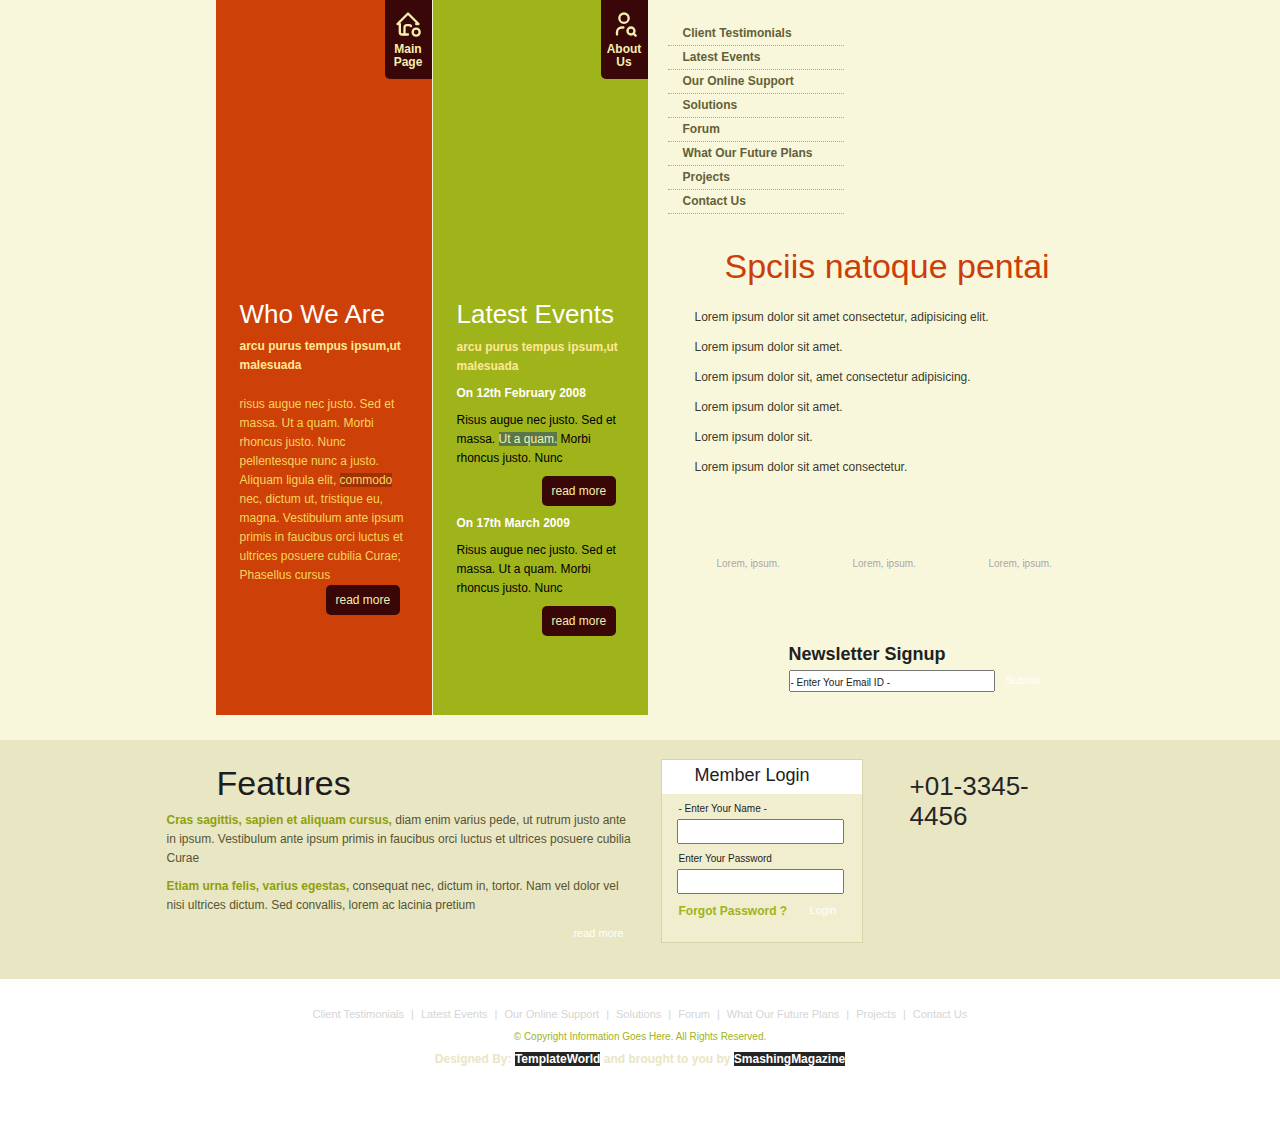
<file: HTML-CSS/2-breed-Portfolio/index.html>
<!DOCTYPE html>
<html lang="en">
<head>
    <meta charset="UTF-8">
    <meta name="viewport" content="width=device-width, initial-scale=1.0">
    <title>2 Breed - Portfolio || HTML-CSS Learning</title>
    <link rel="stylesheet" href="./styles.css">
</head>
<body>
    <div class="top-section-wrapper">
        <div class="top-section-content">
            <div class="logo-panel"></div>
            <div class="about-panel">
                <div class="about-home-link">
                <svg xmlns="http://www.w3.org/2000/svg" class="icon icon-tabler icon-tabler-home-dot" width="28" height="28" viewBox="0 0 24 24" stroke-width="2" stroke="#f4efaf" fill="none" stroke-linecap="round" stroke-linejoin="round">
                        <path stroke="none" d="M0 0h24v24H0z" fill="none"/>
                        <path d="M19 12h2l-9 -9l-9 9h2v7a2 2 0 0 0 2 2h5" />
                        <path d="M19 19m-3 0a3 3 0 1 0 6 0a3 3 0 1 0 -6 0" />
                        <path d="M9 21v-6a2 2 0 0 1 2 -2h2c.641 0 1.212 .302 1.578 .771" />
                </svg>
                  <a href="#">Main <br>Page</a>
                </div>
                <h2>Who We Are</h2>
                <h3>arcu purus tempus ipsum,ut malesuada </h3>
                <p>risus augue nec justo. Sed et massa. Ut a quam. Morbi rhoncus justo. Nunc pellentesque nunc a justo. Aliquam ligula elit, 
                    <a href="#">commodo</a>
                    nec, dictum ut, tristique eu, magna. Vestibulum ante ipsum primis in faucibus orci luctus et ultrices posuere cubilia Curae; Phasellus cursus
                </p>
                <div class="read">
                    <a href="#">read more</a>
                </div>
            </div>
            <div class="event-panel">
                <div class="about-home-link">
                    <svg xmlns="http://www.w3.org/2000/svg" class="icon icon-tabler icon-tabler-user-search" width="28" height="28" viewBox="0 0 24 24" stroke-width="2" stroke="#f4efaf" fill="none" stroke-linecap="round" stroke-linejoin="round">
                        <path stroke="none" d="M0 0h24v24H0z" fill="none"/>
                        <path d="M8 7a4 4 0 1 0 8 0a4 4 0 0 0 -8 0" />
                        <path d="M6 21v-2a4 4 0 0 1 4 -4h1.5" />
                        <path d="M18 18m-3 0a3 3 0 1 0 6 0a3 3 0 1 0 -6 0" />
                        <path d="M20.2 20.2l1.8 1.8" />
                    </svg>
                    <a href="#">About <br>Us</a>
                </div>
                <div class="event-text">
                    <h2>Latest Events</h2>
                    <h3>arcu purus tempus ipsum,ut malesuada</h3>
                    <p class="des-heading">On 12th February 2008</p>
                    <p>Risus augue nec justo. Sed et massa. <a href="#">Ut a quam.</a> Morbi rhoncus justo. Nunc</p>
                    <div class="event-btn">
                        <a href="#">read more</a>
                    </div>
                    <p class="des-heading">On 17th March 2009</p>
                    <p>Risus augue nec justo. Sed et massa. Ut a quam. Morbi rhoncus justo. Nunc</p>
                    <div class="event-btn">
                        <a href="#">read more</a>
                    </div>
                </div>
            </div>
            <div class="right-panel">
                <div class="menu">
                    <ul>
                        <li><a href="#">Client Testimonials</a></li>
                        <li><a href="#">Latest Events</a></li>
                        <li><a href="#">Our Online Support</a></li>
                        <li><a href="#">Solutions</a></li>
                        <li><a href="#">Forum</a></li>
                        <li><a href="#">What Our Future Plans</a></li>
                        <li><a href="#">Projects</a></li>
                        <li><a href="#">Contact Us</a></li>
                    </ul>
                </div>
                <div class="addBlock"></div>
                <h2>Spciis natoque pentai</h2>
                <div class="additional-links">
                    <ul>
                        <li><a href="#">Lorem ipsum dolor sit amet consectetur, adipisicing elit.</a></li>
                        <li><a href="#">Lorem ipsum dolor sit amet.</a></li>
                        <li><a href="#">Lorem ipsum dolor sit, amet consectetur adipisicing.</a></li>
                        <li><a href="#">Lorem ipsum dolor sit amet.</a></li>
                        <li><a href="#">Lorem ipsum dolor sit.</a></li>
                        <li><a href="#">Lorem ipsum dolor sit amet consectetur.</a></li>
                    </ul>
                </div>
                <div class="icon-links">
                    <a href="#" class="img-container ideas">Lorem, ipsum.</a>
                    <div class="blank"></div>
                    <a href="#" class="img-container signup">Lorem, ipsum.</a>
                    <div class="blank"></div>
                    <a href="#" class="img-container blog">Lorem, ipsum.</a>
                </div>
                <div class="news-letter">
                    <h3>Newsletter Signup</h3>
                    <input
                       name="news"
                       type="text"
                       value="- Enter Your Email ID -">
                    <div class="blank"></div>
                    <a href="#">Submit</a>
                </div>
            </div>
        </div>
    </div>
    <div class="middle-wrap">
        <div class="middle-panel">
            <div class="middle-left">
                <h2>Features</h2>
                <p><span>Cras sagittis, sapien et aliquam cursus,</span>
                    diam enim varius pede, ut rutrum justo ante in ipsum. Vestibulum ante ipsum primis in faucibus orci luctus et ultrices posuere cubilia Curae
                </p>
                <p><span>Etiam urna felis, varius egestas,</span>
                    consequat nec, dictum in, tortor. Nam vel dolor vel nisi ultrices dictum. Sed convallis, lorem ac lacinia pretium
                </p>
                <a href="#">read more</a>
            </div>
            <div class="login-panel">
                <h2>Member Login</h2>
                <h3>- Enter Your Name -</h3>
                <div class="blank"></div>
                <input type="text" name="name">
                <h3>Enter Your Password</h3>
                <div class="blank"></div>
                <input type="text" name="name">
                <p><a href="#">Forgot Password ?</a></p>
                <a class="login" href="#">Login</a>
            </div>
            <div class="gap"></div>
            <div class="contact">
                <p>+01-3345-4456</p>
            </div>
        </div>
    </div>
    <div class="foot-wrap">
        <div class="foot-panel">
            <div class="foot-nav">
                <ul>
                    <li><a href="#">Client Testimonials</a></li>
                    <li><div class="blank">|</div></li>
                    <li><a href="#">Latest Events</a></li>
                    <li><div class="blank">|</div></li>
                    <li><a href="#">Our Online Support</a></li>
                    <li><div class="blank">|</div></li>
                    <li><a href="#">Solutions</a></li>
                    <li><div class="blank">|</div></li>
                    <li><a href="#">Forum</a></li>
                    <li><div class="blank">|</div></li>
                    <li><a href="#">What Our Future Plans</a></li>
                    <li><div class="blank">|</div></li>
                    <li><a href="#">Projects</a></li>
                    <li><div class="blank">|</div></li>
                    <li><a href="#">Contact Us</a></li>
                </ul>
            </div>
            <div class="copyright">© Copyright Information Goes Here. All Rights Reserved.</div>
            <p>Designed By: 
                <a href="#">TemplateWorld</a>
                and brought to you by 
                <a href="#">SmashingMagazine</a>
            </p>
            <div class="validation">
                <ul>
                    <li><a href="">xhtml valid</a></li>
                    <li><div class="blank"></div></li>
                    <li><a href="#">css valid</a></li>
                </ul>
            </div>
        </div>
    </div>
</body>
</html>
</file>
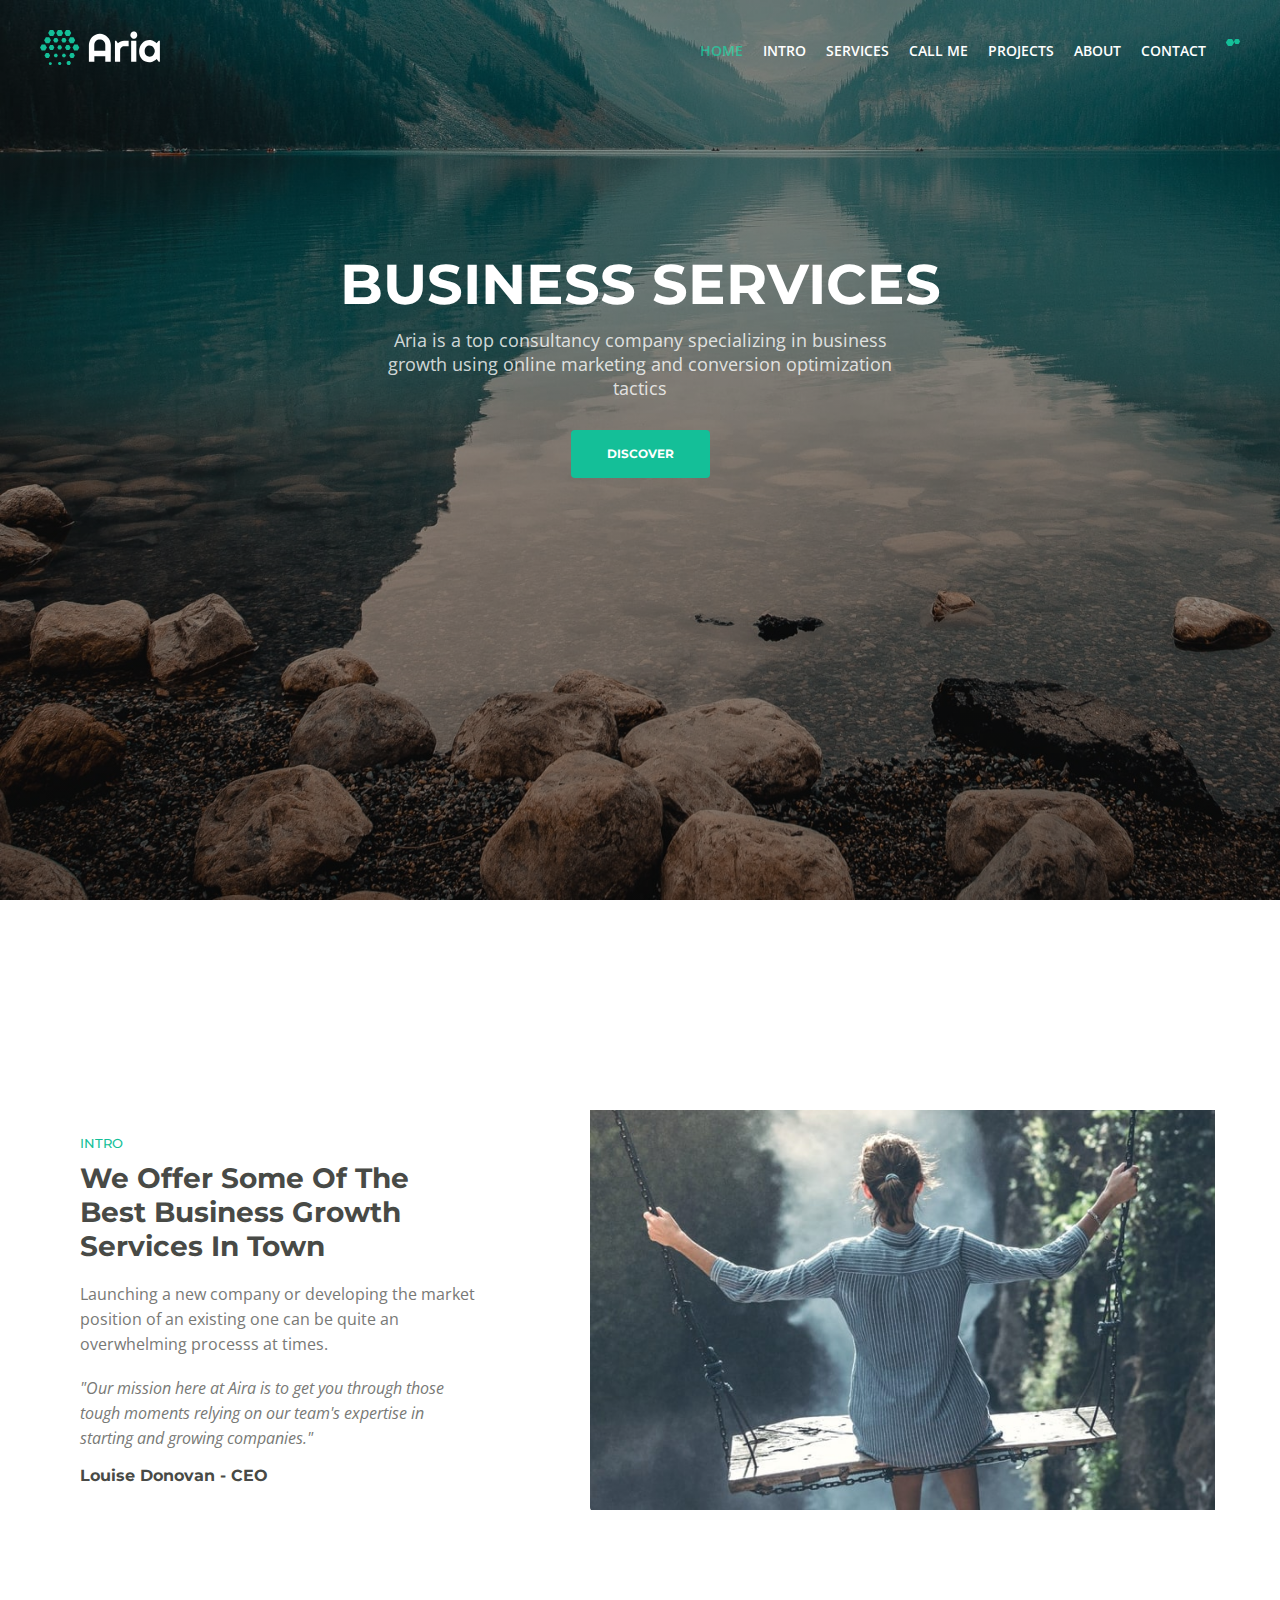
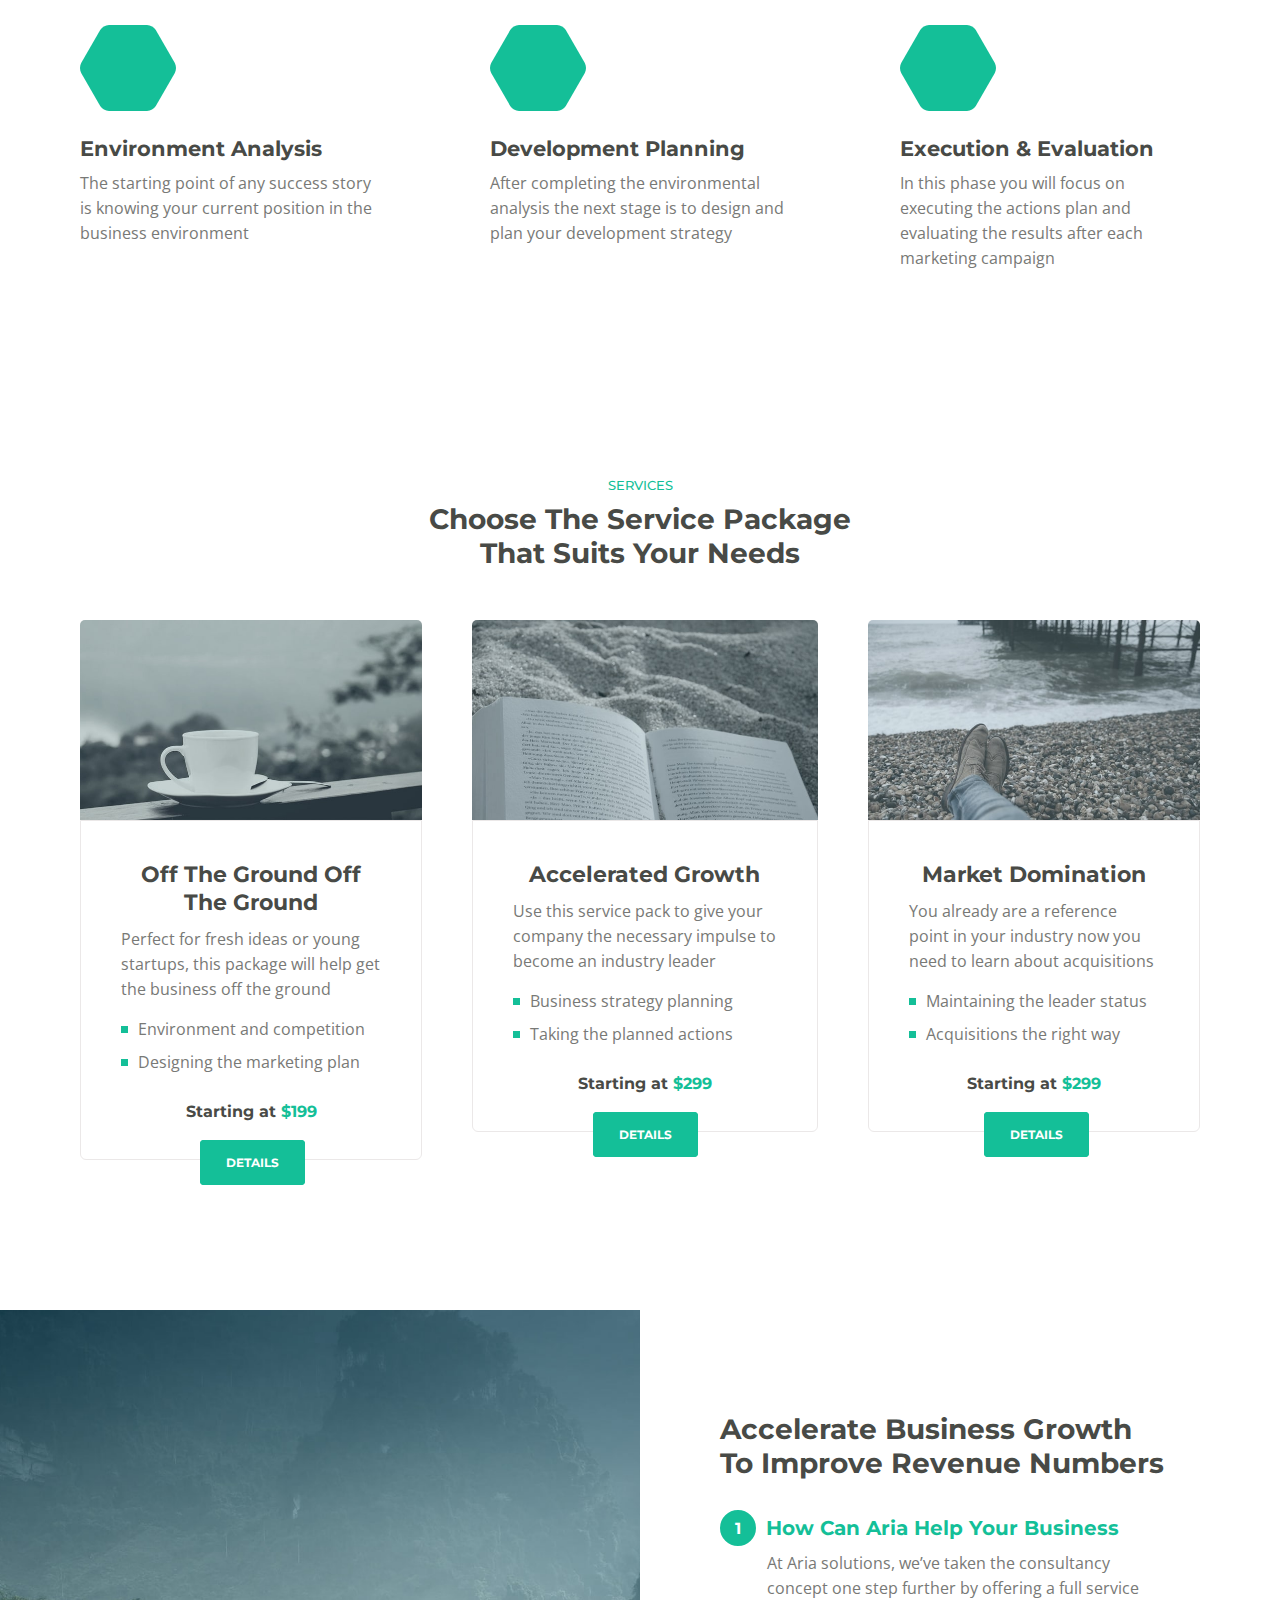
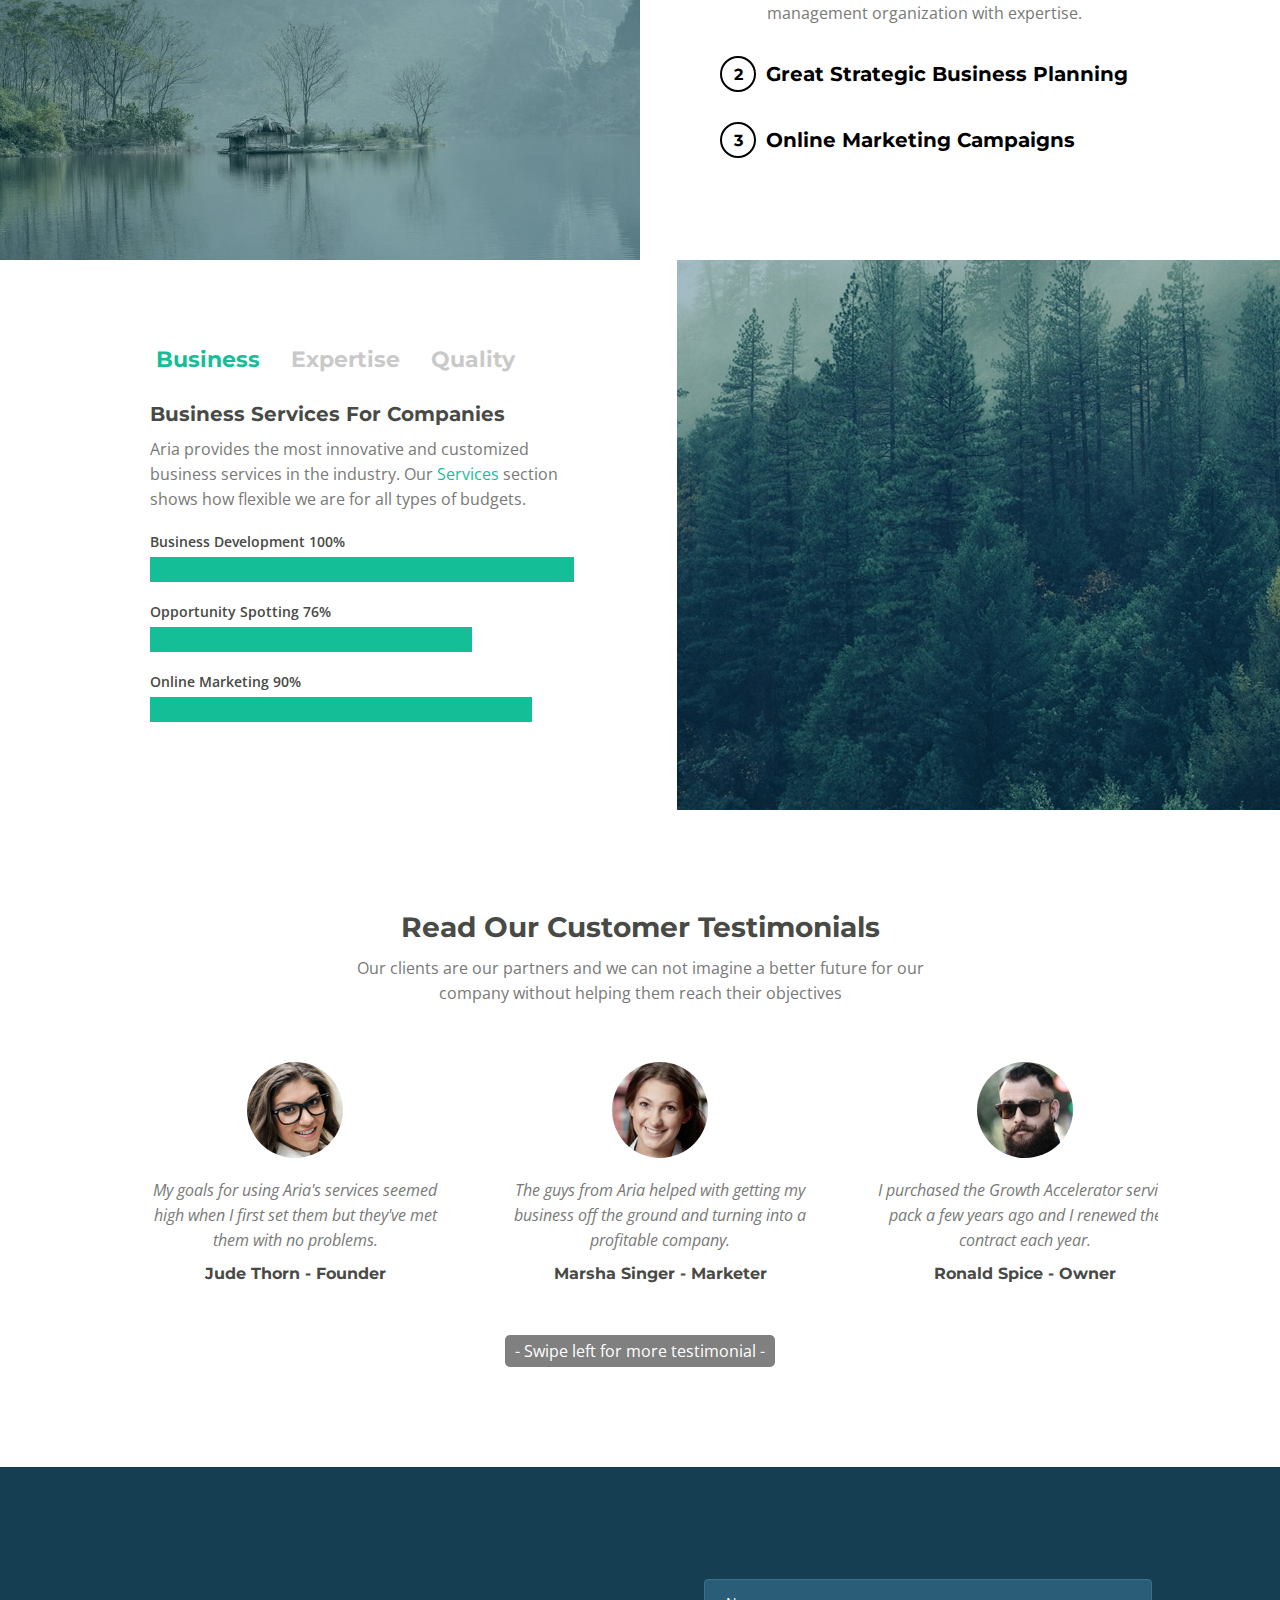
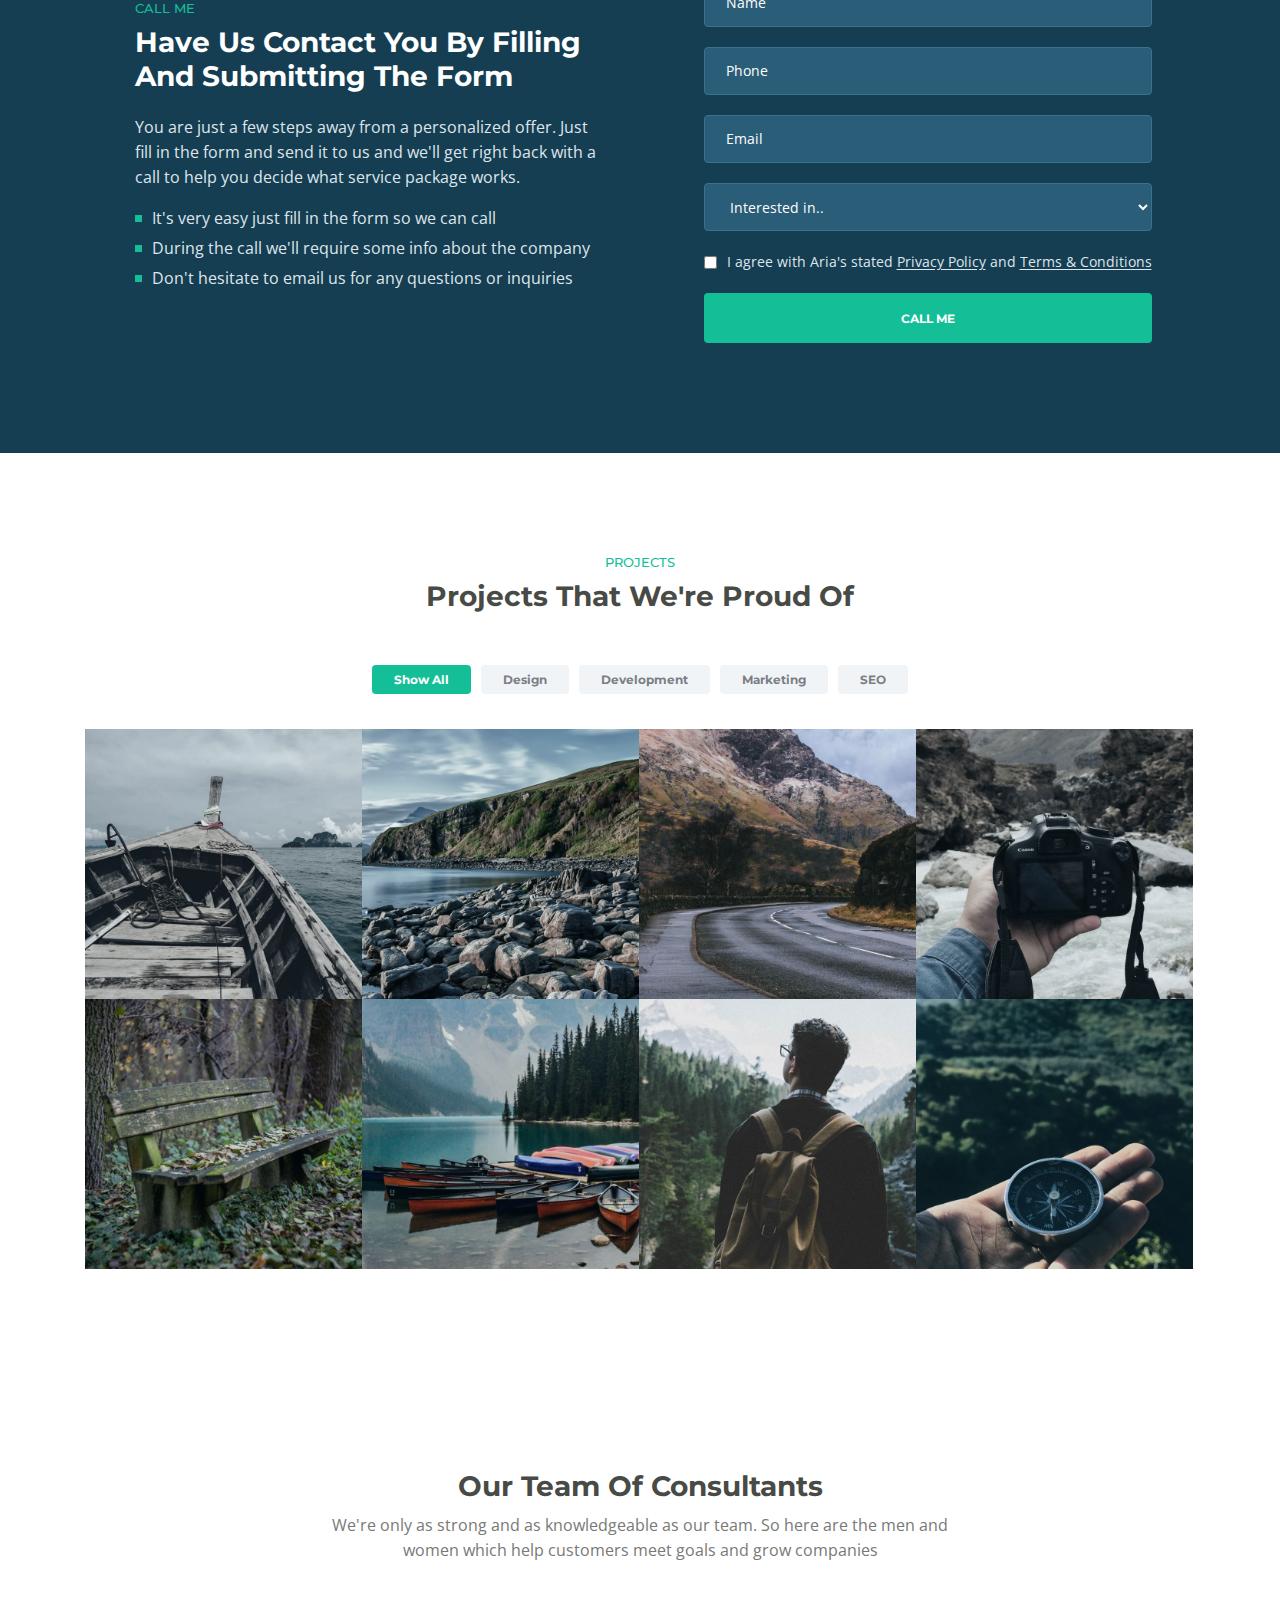
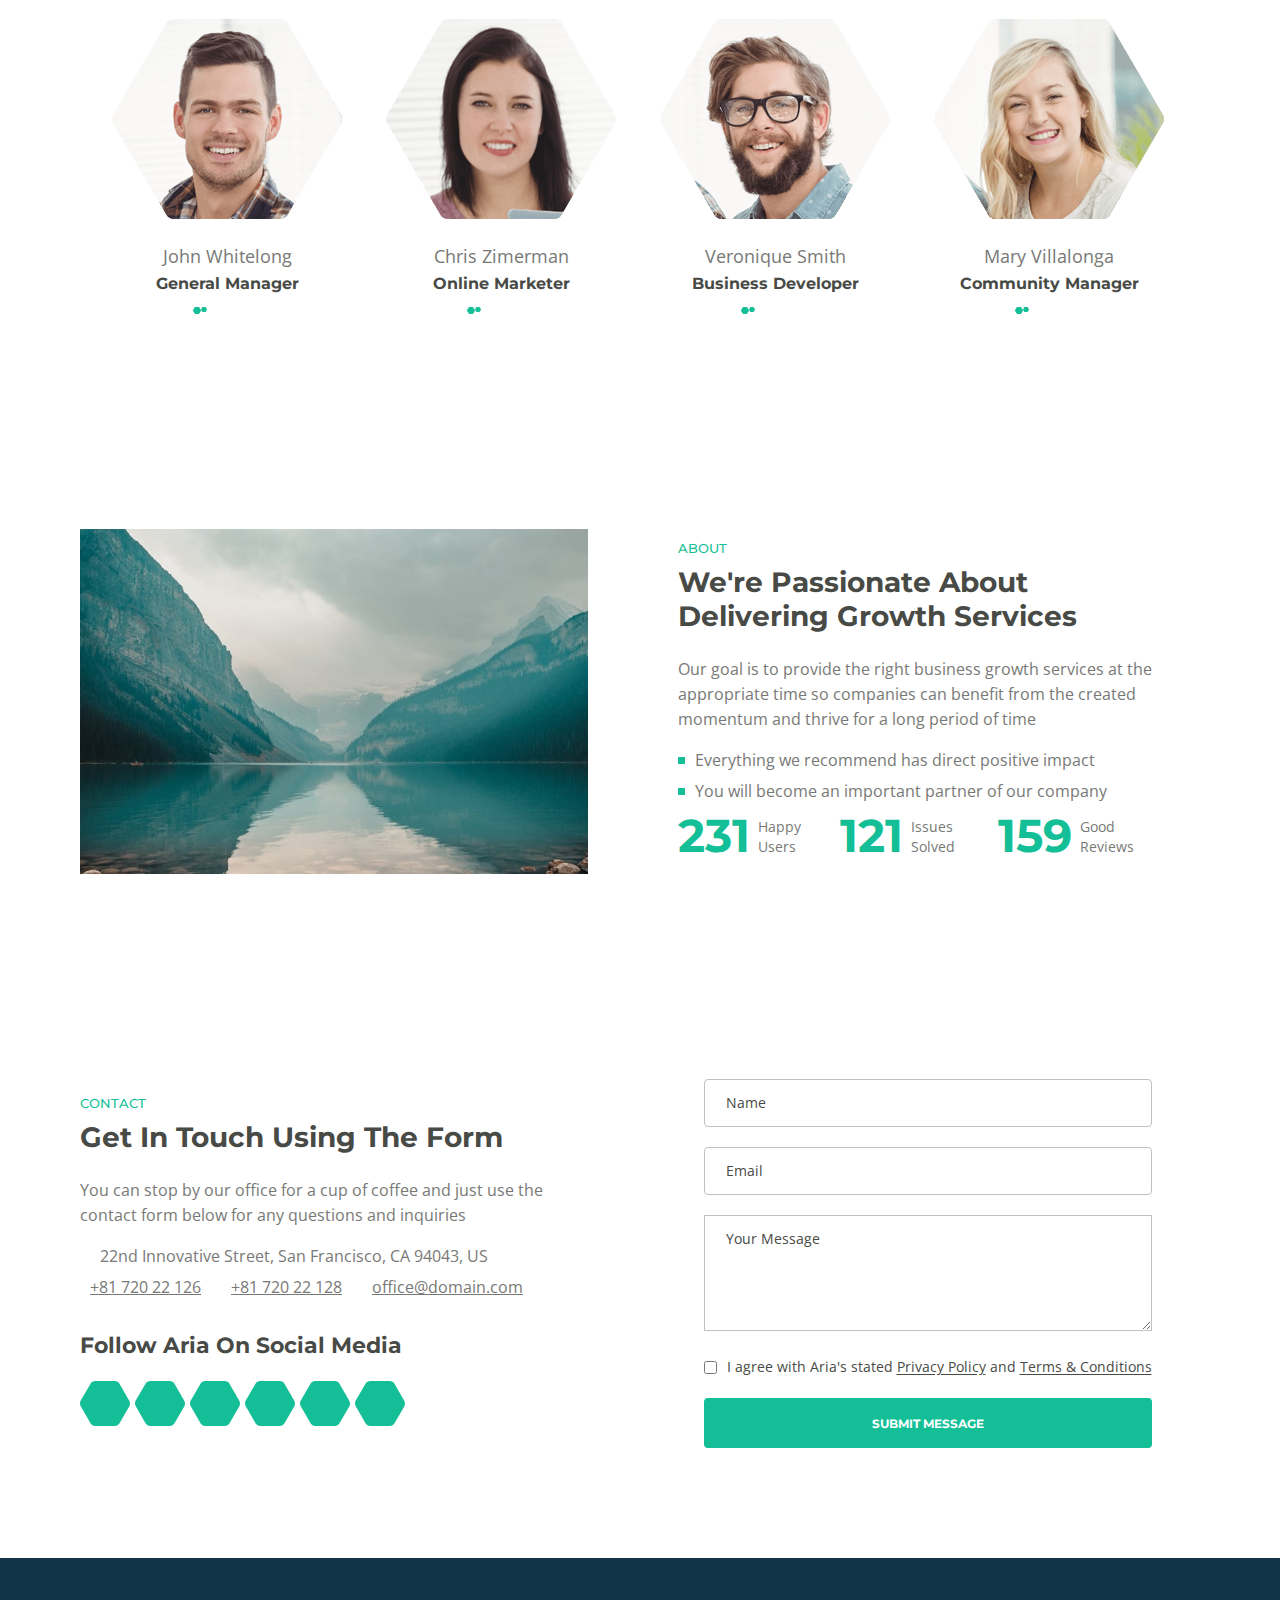
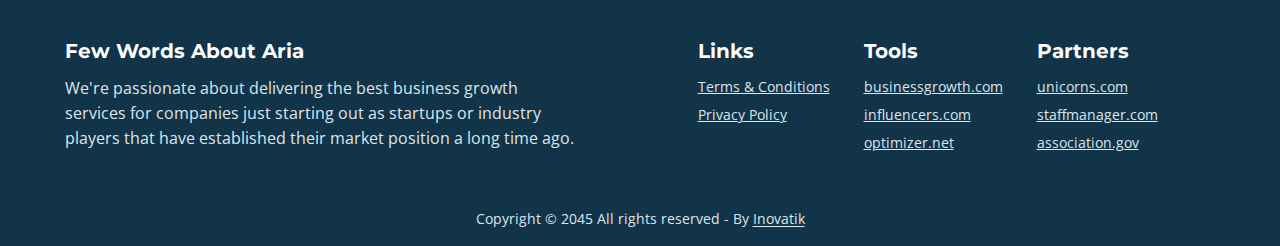
<file: HTML-CSS/Aria-Homepage-Project/index.html>
<!DOCTYPE html>
<html lang="en">
<head>
    <meta charset="UTF-8">
    <meta name="viewport" content="width=device-width, initial-scale=1.0">
    <title>Aria Homepage UI || HTML-CSS Learning</title>
    <link rel="stylesheet" href="./styles.css">
    <link rel="stylesheet" href="https://cdnjs.cloudflare.com/ajax/libs/font-awesome/6.4.2/css/all.min.css" integrity="sha512-z3gLpd7yknf1YoNbCzqRKc4qyor8gaKU1qmn+CShxbuBusANI9QpRohGBreCFkKxLhei6S9CQXFEbbKuqLg0DA==" crossorigin="anonymous" referrerpolicy="no-referrer" />
</head>
<body>
    <!-- header  -->
    <header id="header">
        <div class="nav">
            <div class="logo">
                <a href="#">
                   <img src="./assets/logo.svg" alt="logo img">
                </a>
            </div>
            <div class="nav-links">
                <div class="page-links">
                    <a class="active" href="#header">Home</a>
                    <a href="#intro">Intro</a>
                    <a href="#services">Services</a>
                    <a href="#call-me">Call Me</a>
                    <a href="#projects">Projects</a>
                    <a href="#about">About</a>
                    <a href="#contact">Contact</a>
                </div>
                <div class="social-links">
                    <a href="#">
                        <span class="hexagon navbar">
                            <i class="fa-brands fa-facebook-f fa-xs hexa-facebook" style="color: #ffffff;"></i>
                        </span>
                    </a>
                    <a href="#">
                        <span class="hexagon navbar">
                            <i class="fa-brands fa-twitter fa-xs hexa-twitter" style="color: #ffffff;"></i>
                        </span>
                    </a>
                </div>
            </div>
        </div>
        <div class="header-center-text">
            <h1>BUSINESS SERVICES</h1>
            <p>Aria is a top consultancy company specializing in business growth using online marketing and conversion optimization tactics</p>
            <a href="#">DISCOVER</a>
        </div>
    </header>
    <!-- intro  -->
    <div id="intro">
        <div class="intro-top">
            <div class="intro-top-text">
                <h3>Intro</h3>
                <h1>We Offer Some Of The Best Business Growth Services In Town</h1>
                <p>Launching a new company or developing the market position of an existing one can be quite an overwhelming processs at times.</p>
                <p><i> "Our mission here at Aira is to get you through those tough moments relying on our team's expertise in starting and growing companies."</i></p>
                <h4>Louise Donovan - CEO</h4>
            </div>
            <div class="intro-img-wrapper">
                <img src="./assets/intro-img.jpg" alt="intro img" class="intro-img" />
            </div>
        </div>
        <div class="intro-bottom">
            <div class="intro-cards">
                <div class="card-item">
                    <div class="hexa-icons icon-1">
                        <div class="hexagon"></div>
                        <i class="fa-solid fa-binoculars fa-2xl" style="color: #ffffff;"></i>
                    </div>
                    <h2>Environment Analysis</h2>
                    <p>The starting point of any success story is knowing your current position in the business environment</p>
                </div>

                <div class="card-item">
                    <div class="hexa-icons icon-2">
                        <div class="hexagon"></div>
                        <i class="fa-solid fa-list-ol fa-2xl" style="color: #ffffff;"></i>
                    </div>
                    <h2>Development Planning</h2>
                    <p>After completing the environmental analysis the next stage is to design and plan your development strategy</p>
                </div>
    
                <div class="card-item">
                    <div class="hexa-icons icon-3">
                        <div class="hexagon intro-icon"></div>
                        <i class="fa-solid fa-chart-pie fa-2xl" style="color: #ffffff;"></i>
                    </div>
                    <h2>Execution & Evaluation</h2>
                    <p>In this phase you will focus on executing the actions plan and evaluating the results after each marketing campaign</p>
                </div>
            </div>
        </div>
    </div>
    <!-- services  -->
    <div id="services">
        <div class="service-top-text">
            <h3>Services</h4>
            <h2>Choose The Service Package <br>
                That Suits Your Needs
            </h2>
        </div>
        <div class="service-cards">
            <div class="service-card-item">
                <div class="service-card-img img-1"></div>
                <div class="service-card-text">
                    <h4>Off The Ground Off The Ground</h4>
                    <p>Perfect for fresh ideas or young startups, this package will help get the business off the ground</p>
                    <div class="service-card-sub-heading">
                        <div class="bullet-point"></div>
                        <p>Environment and competition</p>
                    </div>
                    <div class="service-card-sub-heading">
                        <div class="bullet-point"></div>
                        <p>Designing the marketing plan</p>
                    </div>
                    <p class="service-price">Starting at <span>$199</span></p>
                </div>
                <div class="service-details-link">
                    <a href="#">Details</a>
                </div>
            </div>

            <!-- 2nd card  -->
            <div class="service-card-item">
                <div class="service-card-img img-2"></div>
                <div class="service-card-text">
                    <h4>Accelerated Growth</h4>
                    <p>Use this service pack to give your company the necessary impulse to become an industry leader</p>
                    <div class="service-card-sub-heading">
                        <div class="bullet-point"></div>
                        <p>Business strategy planning</p>
                    </div>
                    <div class="service-card-sub-heading">
                        <div class="bullet-point"></div>
                        <p>Taking the planned actions</p>
                    </div>
                    <p class="service-price">Starting at <span>$299</span></p>
                </div>
                <div class="service-details-link">
                    <a href="#">Details</a>
                </div>
            </div>

            <!-- 3rd card  -->
            <div class="service-card-item">
                <div class="service-card-img img-3"></div>
                <div class="service-card-text">
                    <h4>Market Domination</h4>
                    <p>You already are a reference point in your industry now you need to learn about acquisitions</p>
                    <div class="service-card-sub-heading">
                        <div class="bullet-point"></div>
                        <p>Maintaining the leader status</p>
                    </div>
                    <div class="service-card-sub-heading">
                        <div class="bullet-point"></div>
                        <p>Acquisitions the right way</p>
                    </div>
                    <p class="service-price">Starting at <span>$299</span></p>
                </div>
                <div class="service-details-link">
                    <a href="#">Details</a>
                </div>
            </div>
        </div>
    </div>
    <!-- service details top -->
    <div class="service-details service-one">
        <div class="details-img details-top-img"></div>
        <div class="details-right">
            <div class="details-text">
                <h2>Accelerate Business Growth To Improve Revenue Numbers</h2>
                <div class="sub-details detail-active">
                    <div class="count count-one">1</div>
                    <h4>How Can Aria Help Your Business</h4>
                </div>
                <p>At Aria solutions, we’ve taken the consultancy concept one step further by offering a full service management organization with expertise.</p>
                <div class="sub-details">
                    <div class="count count-two">2</div>
                    <h4>Great Strategic Business Planning</h4>
                </div>
                <div class="sub-details">
                    <div class="count count-three">3</div>
                    <h4>Online Marketing Campaigns</h4>
                </div>
            </div>
        </div>
    </div>
    <!-- service detail bottom -->
    <div class="service-details service-two">
        <div class="details-left">
            <div class="detail-two">
                <div class="strengths">
                    <div class="strength-wrapper">
                        <i class="fa-solid fa-table-cells fa-lg" style="color: #14bf98;"></i>
                        <h3 style="color: #14bf98;">Business</h3>
                    </div>
                    <div class="strength-wrapper">
                        <i class="fa-solid fa-table-cells fa-lg"></i>
                        <h3>Expertise</h3>
                    </div>
                    <div class="strength-wrapper">
                        <i class="fa-solid fa-table-cells fa-lg"></i>
                        <h3>Quality</h3>
                    </div>
                </div>
                <h2>Business Services For Companies</h2>
                <p>Aria provides the most innovative and customized business services in the industry. Our <span style="color: #14bf98;">Services</span> section shows how flexible we are for all types of budgets.</p>
                <div class="level">
                    <h4>Business Development 100%</h4>
                    <div class="level-bar bar-one"></div>
                </div>
                <div class="level">
                    <h4>Opportunity Spotting 76%</h4>
                    <div class="level-bar bar-two"></div>
                </div>
                <div class="level">
                    <h4>Online Marketing 90%</h4>
                    <div class="level-bar bar-three"></div>
                </div>
            </div>
        </div>
        <div class="details-bottom-img"></div>
    </div>
    <!-- Testimonial -->
    <div class="customer-testimonials">
        <div class="test-top-text">
            <h2>Read Our Customer Testimonials</h2>
            <p>Our clients are our partners and we can not imagine a better future for our company without helping them reach their objectives</p>
        </div>
        <div class="slider">
            <div class="testimonial">
                <div class="test-img test-img-1"></div>
                <div class="test-text">
                    <p><i>My goals for using Aria's services seemed high when I first set them but they've met them with no problems.</i></p>
                    <h3>Jude Thorn - Founder</h3>
                </div>
            </div>

            <div class="testimonial">
                <div class="test-img test-img-2"></div>
                <div class="test-text">
                    <p><i>The guys from Aria helped with getting my business off the ground and turning into a profitable company.</i></p>
                    <h3>Marsha Singer - Marketer</h3>
                </div>
            </div>

            <div class="testimonial">
                <div class="test-img test-img-3"></div>
                <div class="test-text">
                    <p><i>I purchased the Growth Accelerator service pack a few years ago and I renewed the contract each year.</i></p>
                    <h3>Ronald Spice - Owner</h3>
                </div>
            </div>

            <div class="testimonial">
                <div class="test-img test-img-3"></div>
                <div class="test-text">
                    <p><i>I purchased the Growth Accelerator service pack a few years ago and I renewed the contract each year.</i></p>
                    <h3>Ronald Spice - Owner</h3>
                </div>
            </div>

            <div class="testimonial">
                <div class="test-img test-img-3"></div>
                <div class="test-text">
                    <p><i>I purchased the Growth Accelerator service pack a few years ago and I renewed the contract each year.</i></p>
                    <h3>Ronald Spice - Owner</h3>
                </div>
            </div>

            <div class="testimonial">
                <div class="test-img test-img-3"></div>
                <div class="test-text">
                    <p><i>I purchased the Growth Accelerator service pack a few years ago and I renewed the contract each year.</i> </p>
                    <h3>Ronald Spice - Owner</h3>
                </div>
            </div>
        </div>

        <div class="scroll-bar">- Swipe left for more testimonial -</div>
    </div>
    <!-- call me  -->
    <div class="call-me">
        <div class="call-me-wrapper">
            <div class="call-me-left-text">
                <h3>Call me</h3>
                <h2>Have Us Contact You By Filling And Submitting The Form</h2>
                <p>You are just a few steps away from a personalized offer. Just fill in the form and send it to us and we'll get right back with a call to help you decide what service package works.</p>
                <div class="call-me-subheading">
                    <div class="bullet-point"></div>
                    <p>It's very easy just fill in the form so we can call</p>
                </div>
                <div class="call-me-subheading">
                    <div class="bullet-point"></div>
                    <p>During the call we'll require some info about the company</p>
                </div>
                <div class="call-me-subheading">
                    <div class="bullet-point"></div>
                    <p>Don't hesitate to email us for any questions or inquiries</p>
                </div>
            </div>
            <div class="call-me-form">
                <form class="call-form" action="#">
                    <div class="input-wrapper">
                        <input type="text">
                        <label>Name</label>
                    </div>
                    <div class="input-wrapper">
                        <input type="text">
                        <label>Phone</label>
                    </div>
                    <div class="input-wrapper">
                        <input type="text">
                        <label>Email</label>
                    </div>
                    <div class="input-wrapper">
                        <select name="" id="form-select">
                            <option value="">Interested in..</option>
                            <option value="">Off the Ground</option>
                            <option value="">Accelerated Growth</option>
                            <option value="">Market Domination</option>
                        </select>
                    </div>
                    <div class="input-wrapper check">
                        <input type="checkbox">
                        <span> I agree with Aria's stated <span>Privacy Policy</span> and <span>Terms & Conditions</span></span>
                    </div>
                    <div class="call-me-button">
                        <a href="#">CALL ME</a>
                    </div>
                </form>
            </div>
        </div>
    </div>
    <!-- projects  -->
    <div class="projects">
        <div class="project-top-text">
            <h3>Projects</h3>
            <h2>Projects That We're Proud Of</h2>
        </div>
        <div class="projects-photos">
            <div class="photos-links">
                <div class="photo-btn " style="background-color: #14bf98; color: #ffffff;">Show All</div>
                <div class="photo-btn">Design</div>
                <div class="photo-btn">Development</div>
                <div class="photo-btn">Marketing</div>
                <div class="photo-btn">SEO</div>
            </div>
            <div class="photo-gallery">
                <div class="photo-item p-item-1">
                    <img src="./assets/project-1.jpg" alt="project photos">
                    <span>Online Banking</span>
                    <div class="photo-opacity"></div>
                </div>
                <div class="photo-item p-item-2">
                    <img src="./assets/project-2.jpg" alt="project photos">
                    <span>Classic Industry</span>
                    <div class="photo-opacity"></div>
                </div>
                <div class="photo-item p-item-3">
                    <img src="./assets/project-3.jpg" alt="project photos">
                    <span>BoomBap Audio</span>
                    <div class="photo-opacity"></div>
                </div>
                <div class="photo-item p-item-4">
                    <img src="./assets/project-4.jpg" alt="project photos">
                    <span>Van Moose</span>
                    <div class="photo-opacity"></div>
                </div>
                <div class="photo-item p-item-5">
                    <img src="./assets/project-5.jpg" alt="project photos">
                    <span>Joy Moments</span>
                    <div class="photo-opacity"></div>
                </div>
                <div class="photo-item p-item-6">
                    <img src="./assets/project-6.jpg" alt="project photos">
                    <span>Spark Events</span>
                    <div class="photo-opacity"></div>
                </div>
                <div class="photo-item p-item-7">
                    <img src="./assets/project-7.jpg" alt="project photos">
                    <span>Causual Wear</span>
                    <div class="photo-opacity"></div>
                </div>
                <div class="photo-item p-item-8">
                    <img src="./assets/project-8.jpg" alt="project photos">
                    <span>Zazzo Apps</span>
                    <div class="photo-opacity"></div>
                </div>
            </div>
        </div>
    </div>
    <!-- consultants -->
    <div class="consultants">
        <div class="consult-top-text">
            <h2>Our Team Of Consultants</h2>
            <p>We're only as strong and as knowledgeable as our team. So here are the men and women which help customers meet goals and grow companies</p>
        </div>
        <div class="consult-profiles">
            <div class="consult-card">
                <div class="profile-img">
                    <img src="./assets/team-1.png" alt="consultant image">
                </div>
                <h3>John Whitelong</h3>
                <h4>General Manager</h4>
                <div class="social-links consult">
                    <a href="#">
                        <span class="hexagon navbar">
                            <i class="fa-brands fa-facebook-f fa-xs hexa-facebook" style="color: #ffffff;"></i>
                        </span>
                    </a>
                    <a href="#">
                        <span class="hexagon navbar">
                            <i class="fa-brands fa-twitter fa-xs hexa-twitter" style="color: #ffffff;"></i>
                        </span>
                    </a>
                </div>
            </div>

            <div class="consult-card">
                <div class="profile-img">
                    <img src="./assets/team-2.png" alt="consultant image">
                </div>
                <h3>Chris Zimerman</h3>
                <h4>Online Marketer</h4>
                <div class="social-links consult">
                    <a href="#">
                        <span class="hexagon navbar">
                            <i class="fa-brands fa-facebook-f fa-xs hexa-facebook" style="color: #ffffff;"></i>
                        </span>
                    </a>
                    <a href="#">
                        <span class="hexagon navbar">
                            <i class="fa-brands fa-twitter fa-xs hexa-twitter" style="color: #ffffff;"></i>
                        </span>
                    </a>
                </div>
            </div>

            <div class="consult-card">
                <div class="profile-img">
                    <img src="./assets/team-3.png" alt="consultant image">
                </div>
                <h3>Veronique Smith</h3>
                <h4>Business Developer</h4>
                <div class="social-links consult">
                    <a href="#">
                        <span class="hexagon navbar">
                            <i class="fa-brands fa-facebook-f fa-xs hexa-facebook" style="color: #ffffff;"></i>
                        </span>
                    </a>
                    <a href="#">
                        <span class="hexagon navbar">
                            <i class="fa-brands fa-twitter fa-xs hexa-twitter" style="color: #ffffff;"></i>
                        </span>
                    </a>
                </div>
            </div>

            <div class="consult-card">
                <div class="profile-img">
                    <img src="./assets/team-4.png" alt="consultant image">
                </div>
                <h3>Mary Villalonga</h3>
                <h4>Community Manager</h4>
                <div class="social-links consult">
                    <a href="#">
                        <span class="hexagon navbar">
                            <i class="fa-brands fa-facebook-f fa-xs hexa-facebook" style="color: #ffffff;"></i>
                        </span>
                    </a>
                    <a href="#">
                        <span class="hexagon navbar">
                            <i class="fa-brands fa-twitter fa-xs hexa-twitter" style="color: #ffffff;"></i>
                        </span>
                    </a>
                </div>
            </div>
        </div>
    </div>
    <!-- about -->
    <div class="about-wrapper">
        <div class="about">
            <div class="about-left-img">
                <img src="./assets/about.jpg" alt="about image">
            </div>
            <div class="about-right-text">
                <h3>about</h3>
                <h2>We're Passionate About Delivering Growth Services</h2>
                <p>Our goal is to provide the right business growth services at the appropriate time so companies can benefit from the created momentum and thrive for a long period of time</p>
                <div class="about-subheading">
                    <div class="bullet-point"></div>
                    <p>Everything we recommend has direct positive impact</p>
                </div>
                <div class="about-subheading">
                    <div class="bullet-point"></div>
                    <p>You will become an important partner of our company</p>
                </div>
                <div class="about-counts-wrapper">
                    <div class="about-count">
                        <h4>231</h4>
                        <span>Happy Users</span>
                    </div>
                    <div class="about-count">
                        <h4>121</h4>
                        <span>Issues Solved</span>
                    </div>
                    <div class="about-count">
                        <h4>159</h4>
                        <span>Good Reviews</span>
                    </div>
                </div>
            </div>
        </div>
    </div>
    <!-- contact -->
    <div class="contact-wrapper">
        <div class="contact">
            <div class="contact-left-text">
                <h3>contact</h3>
                <h2>Get In Touch Using The Form</h2>
                <p>You can stop by our office for a cup of coffee and just use the contact form below for any questions and inquiries</p>
                <div class="contact-details-wrapper">
                    <div class="contact-location">
                        <i class="fa-solid fa-location-dot fa-sm" style="color: #14bf98;"></i>
                        <p>22nd Innovative Street, San Francisco, CA 94043, US</p>
                    </div>
                    <div class="contact-details">
                        <div class="contact-sub">
                            <i class="fa-solid fa-phone-flip fa-sm" style="color: #14bf98;"></i>
                            <a href="#">+81 720 22 126</a>
                        </div>
                        <div class="contact-sub">
                            <i class="fa-solid fa-phone-flip fa-sm" style="color: #14bf98;"></i>
                            <a href="#">+81 720 22 128</a>
                        </div>
                        <div class="contact-sub">
                            <i class="fa-solid fa-envelope fa-sm" style="color: #14bf98;"></i>
                            <a href="#">office@domain.com</a>
                        </div>
                    </div>
                </div>
                <h4>Follow Aria On Social Media</h4>
                <div class="contact-social-links">
                    <div class="contact-hexagon fb"><i class="fa-brands fa-facebook-f fa-xl"></i></div>
                    <div class="contact-hexagon tweet"><i class="fa-brands fa-twitter fa-xl"></i></div>
                    <div class="contact-hexagon pinterest"><i class="fa-brands fa-pinterest fa-xl"></i></div>
                    <div class="contact-hexagon insta"><i class="fa-brands fa-instagram fa-xl"></i></div>
                    <div class="contact-hexagon linkedin"><i class="fa-brands fa-linkedin-in fa-xl"></i></div>
                    <div class="contact-hexagon behnace"><i class="fa-brands fa-behance fa-xl"></i></div>
                </div>
            </div>
            <div class="contact-form call-me-form">
                <form class="call-form" action="#">
                    <div class="input-wrapper">
                        <input type="text">
                        <label>Name</label>
                    </div>
                    <div class="input-wrapper">
                        <input type="text">
                        <label>Email</label>
                    </div>
                    <div class="input-wrapper">
                        <textarea name="" id="" cols="30" rows="6"></textarea>
                        <label for="">Your Message</label>
                    </div>
                    <div class="input-wrapper check">
                        <input type="checkbox">
                        <span> I agree with Aria's stated <span>Privacy Policy</span> and <span>Terms & Conditions</span></span>
                    </div>
                    <div class="call-me-button">
                        <a href="#">SUBMIT MESSAGE</a>
                    </div>
                </form>
            </div>
        </div>
    </div>
    <!-- footer -->
    <div class="footer-wrapper">
        <div class="footer">
            <div class="footer-left">
                <h3>Few Words About Aria</h3>
                <p>We're passionate about delivering the best business growth services for companies just starting out as startups or industry players that have established their market position a long time ago.</p>
            </div>
            <div class="footer-right">
                <div class="footer-links">
                    <h3>Links</h3>
                    <a href="#">Terms & Conditions</a>
                    <a href="#">Privacy Policy</a>
                </div>
                <div class="footer-links">
                    <h3>Tools</h3>
                    <a href="#">businessgrowth.com</a>
                    <a href="#">influencers.com</a>
                    <a href="#">optimizer.net</a>
                </div>
                <div class="footer-links">
                    <h3>Partners</h3>
                    <a href="#">unicorns.com</a>
                    <a href="#">staffmanager.com</a>
                    <a href="#">association.gov</a>
                </div>
            </div>
        </div>
    </div>
    <!-- copyright -->
    <div class="copyright-wrapper">
        <div class="copyright">Copyright © 2045 All rights reserved - By <span>Inovatik</span></div>
    </div>
</body>
</html>
</file>
<file: HTML-CSS/2-breed-Portfolio/styles.css>
* {
    margin: 0px;
    padding: 0px;
    box-sizing: border-box;
}

.top-section-wrapper {
    width: 100%;
    /* height: 100vh; */
    float: left;
    background: #f9f7db url("https://priyanshu-240499.github.io/Assignments-CSS/2-breed/images/bodyBg.jpg") repeat-x;
}

.top-section-content {
    width: 999px;
    /* height: 100vh;    */
    margin-inline: auto;
    /* background-color: red; */
}

.logo-panel {
    width: 75px;
    height: 740px;
    float: left;
    /* text-indent: -9999px; */
    background: url(https://priyanshu-240499.github.io/Assignments-CSS/2-breed/images/globalpic.jpg) no-repeat;
}

.about-panel {
    width: 216px;
    height: 715px;
    float: left;
    background:#cd4007 url(https://priyanshu-240499.github.io/Assignments-CSS/2-breed/images/globalpic.jpg) no-repeat -77px -494px;
    position: relative;
}

.about-home-link {
    width: 47px;
    /* height: 110px; */
    background-color: rgb(57, 7, 7);
    border-radius: 0 0 0 5px;
    /* float: left; */
    display: flex;
    flex-direction: column;
    align-items: center;
    position: absolute;
    right: 0;
    gap: 5px;
    padding: 10px 5px;
    transition: .3s ease;
}

.about-home-link:hover{
    transform: scale(1.1);
}
.about-home-link a {
    font-size: 12px;
    text-align: center;
    text-decoration: none;
    line-height: 13px;
    font-weight: bold;
    font-family: Arial, Helvetica, sans-serif;
    color: #f4efaf;
}

.about-panel h2{
    width: 190px;
    margin: 299px 0 0 0;
    padding: 0 0 0 24px;
    font-family: Arial;
    font-size: 26px;
    color: #ffffff;
    line-height: 30px;
    font-weight: normal;
}

.about-panel h3 {
    width: 190px;
    margin: 8px 0 0 0;
    padding: 0 0 0 24px;
    font-family: Arial, Helvetica, sans-serif;
    font-size: 12px;
    color: #ffe996;
    line-height: 19px;
    font-weight: bold;
    /* float: left; */
}

.about-panel p {
    width: 190px;
    margin: 20px 0 0 0;
    padding: 0 0 0 24px;
    font-family: Arial, Helvetica, sans-serif;
    font-size: 12px;
    color: #f8d55e;
    line-height: 19px;
    /* float: left; */
}

.about-panel p a {
    color: #f8d85e;
    background: #9f3105;
    text-decoration: none;
}

.about-panel p a:hover {
    background-color: black;
}

.read {
    margin: 0 0 0 110px;
    padding: 5px;
    display: inline-block;
    background-color: rgb(57, 7, 7);
    border-radius: 5px;
    height: 30px;
}

.read a {
    font-family: Arial, Helvetica, sans-serif;
    font-size: 12px;
    color: #f4efaf;
    text-decoration: none;
    margin-block: auto;
    margin: 5px;
    transition: .3s ease;
}

.read:hover a {
    color: rgb(255, 255, 255);
    font-size: 16px;
    text-decoration: underline;
}

.event-panel {
    width: 216px;
    height: 715px;
    float: left;
    border-left: #f3f1d2 solid 1px;
    background: #9fb31a url(https://priyanshu-240499.github.io/Assignments-CSS/2-breed/images/globalpic.jpg) no-repeat -294px -494px;
    position: relative;
}

.event-text {
    margin: 299px 0 0 0;
    width: 190px;
    padding-left: 24px;
    font-family: Arial, Helvetica, sans-serif;
    display: flex;
    flex-direction: column;
    gap: 8px;
}

.event-text h2 {
    font-size: 26px;
    color: #ffffff;
    /* line-height: 30px; */
    font-weight: normal;
}

.event-text h3 {
    font-size: 12px;
    color: #ffe996;
    line-height: 19px;
    font-weight: bold;
}

.event-text p {
    font-size: 12px;
    color: #000000;
    line-height: 19px;
}

.event-text p a {
    color: #ecf7b9;
    background-color: #5a764a;
    text-decoration: none;
    font-size: 12px;
}

.event-text p a:hover {
    background-color: black;
}

.event-text .des-heading {
    color: #ffffff;
    font-weight: bold;
}

.event-text .event-btn {
    padding: 5px;
    height: 30px;
    background-color: rgb(57, 7, 7);
    border-radius: 5px;
    width: max-content;
    margin-left: 85px;
}

.event-btn a {
    font-size: 12px;
    color: #f4efaf;
    text-decoration: none;
    margin: 5px;    
    transition: .3s ease;
}

.event-btn:hover {
    /* background-color: transparent; */
    border: 1px solid black;
}
.event-btn:hover a{
    color: rgb(255, 255, 255);
    font-size: 16px;
    text-decoration: underline;
}

/* right panel  */
.right-panel {
    padding-left: 20px;
    float: left;
    width: 450px;
}

.menu {
    width: 210px;
    margin: 22px 0 0 0;
    padding: 0 34px 0 0;
    float: left;
}

.menu ul {
    width: 210px;
    float: left;
    display: block;
}

.menu ul li {
    width: 210px;
    list-style: none;
    float: left;
    display: block;
}

.menu ul li a {
    float: left;
    width: 176px;
    height: 24px;
    padding: 0 0 0 15px;
    font-family: Arial, Helvetica, sans-serif;
    font-size: 12px;
    color: #636038;
    line-height: 22px;
    font-weight: bold;
    text-decoration: none;
    border-bottom: #b1ae7e dotted 1px;
    background: url(https://priyanshu-240499.github.io/Assignments-CSS/2-breed/images/liststyle.jpg) no-repeat 0 5.5px;
}

.menu ul li a:hover {
    color: #43973d;
}

.addBlock {
    width: 171px;
    height: 195px;
    margin: 22px 0 0 0;
    float: left;
    background: url(https://priyanshu-240499.github.io/Assignments-CSS/2-breed/images/globalpic.jpg) no-repeat -337px -110px;
}

.right-panel h2 {
    width: 390px;
    height: 44px;
    margin: 29px 0 0 0;
    padding: 0 0 0 57px;
    float: left;
    font-family: Arial, Helvetica, sans-serif;
    font-size: 34px;
    color: #cb3e07;
    line-height: 40px;
    font-weight: normal;
    background: url(https://priyanshu-240499.github.io/Assignments-CSS/2-breed/images/globalpic.jpg) no-repeat -467px -308px;
}

.additional-links {
    width: 450px;
    float: left;
}

.additional-links ul {
    width: 450px;
    margin: 12px 0 0 0;
    float: left;
    display: block;
}

.additional-links ul li {
    width: 420px;
    float: left;
    display: block;
}

.additional-links ul li a {
    width: 371px;
    height: 27px;
    margin: 3px 0 0 0;
    padding: 0 0 0 27px;
    float: left;
    font-family: Arial, Helvetica, sans-serif;
    font-size: 12px;
    color: #3b3a2b;
    line-height: 25px;
    text-decoration: none;
    background: url(https://priyanshu-240499.github.io/Assignments-CSS/2-breed/images/globalpic.jpg) no-repeat -75px -83px;
}

.additional-links ul li a:hover {
    color: #43973d;
}

.icon-links {
    width: 450px;
    height: 101px;
    margin: 25px 0 0 0;
    float: left;
}

.icon-links .img-container {
    width: 127px;
    height: 100px;
    padding: 50px 0 0 49px;
    float: left;
    font-family: Arial;
    font-size: 10px;
    color: #a8a8a8;
    line-height: 14px;
    text-decoration: none;
}
.icon-links .ideas {
    background: url(https://priyanshu-240499.github.io/Assignments-CSS/2-breed/images/globalpic.jpg) no-repeat -77px -392px;
}

.icon-links .signup {
    background: url(https://priyanshu-240499.github.io/Assignments-CSS/2-breed/images/globalpic.jpg) no-repeat -204px -392px;
}

.icon-links .blog {
    background: url(https://priyanshu-240499.github.io/Assignments-CSS/2-breed/images/globalpic.jpg) no-repeat -331px -392px;
}

.icon-links .blank {
    width: 9px;
    height: 100px;
    float: left;
}

.news-letter {
    width: 400px;
    height: 81px;
    margin: 25px 0 0 0;
    padding: 10px 0 0 121px;
    float: left;
    background: url(https://priyanshu-240499.github.io/Assignments-CSS/2-breed/images/globalpic.jpg) no-repeat -75px 0;
}

.news-letter h3 {
    width: max-content;
    float: left;
    font-family: Arial, Helvetica, sans-serif;
    font-size: 18px;
    color: #212121;
    line-height: 22px;
}

.news-letter input {
    width: 206px;
    height: 22px;
    margin: 5px 0 0 0;
    padding: 3px 0 0 0;
    float: left;
    font-family: Arial, Helvetica, sans-serif;
    font-size: 10px;
    color: #212121;
    line-height: 14px;
}

.news-letter a {
    width: 41px;
    height: 23px;
    margin: 4px 0 0 8px;
    float: left;
    font-family: Arial, Helvetica, sans-serif;
    font-size: 11px;
    color: #ffffff;
    line-height: 22px;
    text-align: center;
    text-decoration: none;
    background: url(https://priyanshu-240499.github.io/Assignments-CSS/2-breed/images/globalpic.jpg) no-repeat -75px -226px;
}

.middle-wrap {
    width: 100%;
    float: left;
    background: #e9e6c3 url(https://priyanshu-240499.github.io/Assignments-CSS/2-breed/images/middleBg.jpg) repeat-x;
}

.middle-panel {
    width: 999px;
    margin: 0 auto;
    font-family: Arial, Helvetica, sans-serif;
}

.middle-panel .middle-left {
    width: 520px;
    padding: 0 31px 34px 26px;
    float: left;
}

.middle-panel .middle-left h2 {
    width: 423px;
    height: 38px;
    margin: 24px 0 0 0;
    padding: 0 0 0 50px;
    float: left;
    font-size: 34px;
    color: #1d1d1d;
    line-height: 38px;
    font-weight: normal;
    background: url(https://priyanshu-240499.github.io/Assignments-CSS/2-breed/images/globalpic.jpg) no-repeat -474px -357px;
}

.middle-panel .middle-left p {
    width: 470px;
    margin: 9px 0 0 0;
    float: left;
    font-size: 12px;
    color: #575433;
    line-height: 19px;
}

.middle-panel .middle-left p span {
    font-weight: bold;
    color: #8da00d;
}

.middle-panel .middle-left a {
    width: 62px;
    height: 23px;
    margin: 7px 0 0 0;
    float: right;
    font-size: 11px;
    color: #ffffff;
    line-height: 22px;
    text-align: center;
    text-decoration: none;
    background: url(https://priyanshu-240499.github.io/Assignments-CSS/2-breed/images/globalpic.jpg) no-repeat -117px -226px;
}

.login-panel {
    width: 202px;
    height: 184px;
    margin: 19px 0 0 0;
    float: left;
    border: #d7d3aa solid 1px;
    background: #f1eed0;
    /* margin-inline: auto; */
}

.login-panel h2 {
    width: 200px;
    height: 34px;
    padding: 0 0 0 33px;
    float: left;
    font-size: 18px;
    color: #212121;
    line-height: 30px;
    font-weight: normal;
    background: #ffffff url(https://priyanshu-240499.github.io/Assignments-CSS/2-breed/images/globalpic.jpg) no-repeat -483px -399px;
}

.login-panel h3 {
    width: 168px;
    margin: 8px 0 0 0;
    padding: 0 17px 0 17px;
    float: left;
    font-size: 10px;
    color: #1d1d1d;
    line-height: 14px;
    font-weight: normal;
}

.login-panel .blank {
    width: 17px;
    height: 10px;
    float: left;
}

.login-panel input {
    width: 167px;
    height: 25px;
    margin: 3px 0 0 15px;
    padding: 3px 0 0 0;
    float: left;
    font-size: 10px;
    color: #212121;
    line-height: 14px;
}

.login-panel p {
    width: 141px;
    margin: 7px 0 0 0;
    padding: 0 0 0 17px;
    float: left;
}

.login-panel p a {
    font-size: 12px;
    color: #9fb31a;
    font-weight: bold;
    line-height: 16px;
    text-decoration: none;
}

.login-panel .login {
    width: 41px;
    height: 23px;
    margin: 6px 0 0 0;
    float: left;
    font-size: 11px;
    color: #ffffff;
    line-height: 20px;
    text-align: center;
    text-decoration: none;
    background: url(https://priyanshu-240499.github.io/Assignments-CSS/2-breed/images/globalpic.jpg) no-repeat -180px -226px;
}

.gap {
    width: 19px;
    height: 10px;
    float: left;
}

.contact {
    width: 175px;
    height: 107px;
    margin: 21px 0 0 0;
    float: left;
    background: url(https://priyanshu-240499.github.io/Assignments-CSS/2-breed/images/globalpic.jpg) no-repeat -75px -111px;
}

.contact p {
    font-size: 26px;
    color: #252525;
    line-height: 30px;
    margin: 10px 0 0 0;
    padding: 0 0 0 28px;
}

.foot-wrap {
    width: 100%;
    font-family: Arial, Helvetica, sans-serif;
    padding: 0 0 23px 0;
    float: left;
    background: url(https://priyanshu-240499.github.io/Assignments-CSS/2-breed/images/footbg.jpg) repeat-x;
}

.foot-panel {
    width: 928px;
    margin: 0 auto;
}

.foot-nav {
    width: 928px;
    margin: 25px 0 0 0;
    float: left;
}

.foot-nav ul {
    width: 655px;
    margin: 0 auto;
    display: block;
}

.foot-nav ul li {
    width: auto;
    float: left;
    display: block;
}

.foot-nav ul li a {
    font-size: 11px;
    color: #d5d5d5;
    line-height: 15px;
    text-decoration: none;
}

.foot-nav ul li a:hover {
    text-decoration: underline;
    color: white;
}

.foot-nav ul li .blank {
    width: auto;
    margin: 3px 0 0 0;
    padding: 0 7px 0 7px;
    float: left;
    font-size: 11px;
    color: #d5d5d5;
    line-height: 15px;
}

.copyright {
    width: 928px;
    margin: 8px 0 0 0;
    float: left;
    font-size: 10px;
    color: #9fb31a;
    line-height: 14px;
    text-align: center;
}

.foot-panel p {
    width: 928px;
    margin: 7px 0 0 0;
    float: left;
    font-size: 12px;
    color: #e9e6c3;
    line-height: 16px;
    font-weight: bold;
    text-align: center;
}

.foot-panel p a {
    color: white;
    background: #252525;
    text-decoration: none;
}

.foot-panel p a:hover {
    text-decoration: underline;
    color: rgb(154, 254, 5);
}

.validation {
    width: 928px;
    margin: 11px 0 0 0;
    float: left;
}

.validation ul {
    width: 132px;
    margin: 0 auto;
    display: block;
}

.validation ul li {
    width: auto;
    float: left;
    display: block;
}

.validation ul li a {
    width: 62px;
    height: 20px;
    font-size: 11px;
    color: #ffffff;
    line-height: 20px;
    text-align: center;
    text-decoration: none;
    float: left;
    display: block;
    background: url(https://priyanshu-240499.github.io/Assignments-CSS/2-breed/images/globalpic.jpg) no-repeat -222px -226px;
    transition: .3s ease;
}

.validation ul li a:hover {
    transform: scale(1.1);
}

.validation ul li .blank {
    width: 7px;
    height: 10px;
    float: left;
}
</file>
<file: HTML-CSS/Aria-Homepage-Project/styles.css>
@import url('https://fonts.googleapis.com/css2?family=Montserrat:wght@100;200;300;400;500;600;700;800;900&family=Open+Sans:wght@300;400;500;600;700;800&display=swap');

* {
    margin: 0;
    padding: 0;
    box-sizing: border-box;
}

body {
    font-family: 'Open Sans', sans-serif;
}

#header {
    height: 110vh;
    width: 100%;
    background: linear-gradient(rgba(0,0,0,0.3),rgba(0,0,0,0.5)), url(./assets/header-background.jpg) no-repeat;
    background-size: cover;
    background-attachment: fixed;
}

.nav {
    display: flex;
    max-width: 1200px;
    justify-content: space-between;
    height: 100px;
    margin-inline: auto;
}

.nav .logo {
    margin-block: auto;
}

.nav .logo a img {
    width: 120px;

}

.nav-links {
    display: flex;
    gap: 20px;
    align-items: center;
}

.nav-links .page-links {
    display: flex;
    gap: 20px;
}

.page-links a {
    text-decoration: none;
    color: white;
    text-transform: uppercase;
    font-size: 14px;
    font-weight: 600;
}

.page-links .active {
    color: rgba(0, 255, 191, 0.5);
}

.page-links a:hover {
    color: rgba(0, 255, 191, 0.5);
}

.social-links {
    display: flex;
    /* gap: 20px; */
}

.hexagon {
    background: url(./assets/hexagon-green.svg) no-repeat;
    width: 100%;
    height: 100%;
    /* padding-top: 10px; */
}

.hexa-facebook {
    margin: 0 0 0 8px;
}

.hexa-twitter {
    margin: 0 0 0 6px;
}
.social-links i {
    width: 1.625rem;
}

.header-center-text {
    color: white;
    text-align: center;
    max-width: max-content;
    margin-inline: auto;
    margin-top: 150px;
    display: flex;
    flex-direction: column;
    /* gap: 10px; */
}

.header-center-text h1 {
    font-family: 'Montserrat', sans-serif;
    font-size: 3.5rem;
}

.header-center-text p {
    font-size: 1.1rem;
    color: rgba(255,255,255,0.8);
    width: 550px;
    margin-inline: auto;
    padding: 10px 0;
}

.header-center-text a {
    width: max-content;
    margin-inline: auto;
    margin-top: 20px;
    padding: 1.375rem 2.125rem 1.375rem 2.125rem;
    border: 0.125rem solid #14bf98;
    border-radius: 0.25rem;
    background-color: #14bf98;
    color: #fff;
    font: 700 0.75rem/0 "Montserrat",sans-serif;
    text-decoration: none;
}

.header-center-text a:hover {
    background-color: transparent;
    color: #14bf98;
}

/* intro  */
#intro {
    display: flex;
    flex-direction: column;
}

.intro-top {
    display: flex;
    max-width: 1150px;
    margin-inline: auto;
    align-items: center;
    margin-top: 120px;
    margin-bottom: 50px;
    overflow: hidden;
    height: 400px;
}

.intro-top-text {
    min-width: 400px;
    margin-inline: 15px 100px;
    display: flex;
    flex-direction: column;
    gap: 14px;
}

.intro-top-text h3 {
    color: #14bf98;
    font: 500 0.8125rem/1.125rem "Montserrat",sans-serif;
    text-transform: uppercase;
    margin-bottom: -5px;
}

.intro-top-text h1 {
    color: #484a46;
    font: 700 1.75rem/2.125rem "Montserrat",sans-serif;
}

.intro-top-text p {
    color: #787976;
    font: 400 1rem/1.5625rem "Open Sans",sans-serif;
    margin-top: 5px;
}

.intro-top-text h4 {
    font: 700 1rem/1.375rem "Montserrat",sans-serif;
    color: #484a46;
}

.intro-img-wrapper {
    overflow: hidden;
    min-width: calc(1150px - 500px);
}
.intro-top img {
    margin: 0 0 0 10px;
    object-fit: contain;
    width: calc(1150px - 520px);
    border-radius: 4px;
    transition: .3s ease;
}

.intro-top img:hover {
  transform: scale(1.12);
}

.intro-bottom {
    width: 100%;
    margin-inline: auto;
    padding: 50px 0;
}

.intro-cards {
    width: 1150px;
    display: flex;
    justify-content: space-between;
    margin-inline: auto;
    padding: 15px;
}

.card-item {
    max-width: 300px;
    display: flex;
    flex-direction: column;
    gap: 10px;
}

.hexa-icons {
    width: 6rem;
    height: 6rem;
    position: relative;
}

.card-item .hexa-icons i {
    z-index: 1;
    position: absolute;
    top: 2.6rem;
    left: 30%;
}

.hexa-icons.icon-1 i, .hexa-icons.icon-2 i{
    left: 32%;
}

.card-item h2 {
    font: 700 1.3rem "Montserrat",sans-serif;
    color: #484a46;
    margin-top: 5px;
}

.card-item p {
    color: #787976;
    font: 400 1rem/1.5625rem "Open Sans",sans-serif;
}

#services {
    width: 1150px;
    margin-inline: auto;
    overflow: hidden;
    margin-block: 140px 20px;
    padding-bottom: 100px;
}

.service-top-text {
    text-align: center;
    display: flex;
    flex-direction: column;
    gap: 8px;
    padding-bottom: 50px;
}

.service-top-text h3 {
    color: #14bf98;
    font: 500 0.8125rem/1.125rem "Montserrat",sans-serif;
    text-transform: uppercase;
}

.service-top-text h2 {
    color: #484a46;
    font: 700 1.75rem/2.125rem "Montserrat",sans-serif;
}

.service-cards {
    display: flex;
    gap: 50px;
    padding: 0 15px;
}

.service-card-item {
    border-radius: 5px 5px 0 0;
    overflow: hidden;
}

.service-card-img {
    height: 200px;
    width: 100%;
    overflow: hidden;
}

.img-2 {
    background: url(./assets/services-2.jpg) no-repeat;
    background-size: cover;
}

.img-1 {
    background: url(./assets/services-1.jpg) no-repeat;
    background-position: center;
    background-size: cover;
}

.service-card-img.img-3 {
    background: url(./assets/services-3.jpg) no-repeat;
    background-position: center;
    background-size: cover;
}

.service-card-text {
    padding: 40px;
    padding-bottom: 20px;
    border: 1px solid #ebe8e8;
    border-bottom-left-radius: 0.375rem;
    border-bottom-right-radius: 0.375rem;
}

.service-card-text h4 {
    color: #484a46;
    font: 700 1.375rem/1.75rem "Montserrat",sans-serif;
    text-align: center;
    margin-bottom: 10px;
}

.service-card-text > p {
    color: #787976;
    font: 400 1rem/1.5625rem "Open Sans",sans-serif;
    margin-bottom: 15px;
}

.service-card-sub-heading {
    margin-bottom: 8px;
    display: flex;
}

.bullet-point {
    height: 7px;
    width: 7px;
    background-color: #14bf98;
    margin-block: auto;
    margin-right: 10px;
}

.service-card-sub-heading p {
    color: #787976;
    font: 400 1rem/1.5625rem "Open Sans",sans-serif;
    /* margin-bottom: 5px; */
}

.service-price {
    color: #484a46 !important;
    font: 700 1rem/1.5rem "Montserrat",sans-serif !important;
    text-align: center;
    margin-top: 25px;
}

.service-price span {
    color: #14bf98;
}

.service-details-link {
    width: 100%;
    height: 30px;
}

.service-card-item a {
    /* width: max-content; */
    position: relative;
    top: -10px;
    left: 35%;
    padding: 0.8rem 1.5rem 0.8rem 1.5rem;
    border: 0.125rem solid #14bf98;
    border-radius: 0.25rem;
    background-color: #14bf98;
    color: #fff;
    font: 700 0.75rem/0 "Montserrat",sans-serif;
    text-decoration: none;
    text-transform: uppercase;
    transition: all .3s ease;
}

.service-details-link:hover a {
    background-color: transparent;
    color: #14bf98;
}

.service-details {
    display: flex;
    height: 550px;
    width: 100%;
}

.details-top-img {
    background: url(./assets/details-1-background.jpg) center center no-repeat;
    background-size: cover;
    width: 50%;
    display: inline-block;
}

.details-right {
    margin-left: 80px;
    /* padding-top: 100px; */
    margin-block: auto;
}

.details-left {
    max-width: 50%;
    margin-left: 150px;
    margin-right: 103px;
    margin-block: auto;
}


.details-text {
    max-width: 450px;
    display: flex;
    flex-direction: column;
    gap: 30px;
}

.details-text h2 {
    color: #484a46;
    font: 700 1.75rem/2.125rem "Montserrat",sans-serif;
}

.details-text p {
    color: #787976;
    font: 400 1rem/1.5625rem "Open Sans",sans-serif;
    margin: -25px 0 0 47px; 
}

.sub-details {
    display: flex;
    align-items: center;
    gap: 10px;
}

.sub-details h4{
    font: 700 1.25rem/1.75rem "Montserrat",sans-serif;
}

.detail-active h4 {
    color: #14bf98;
}

.count {
    width: 2.25rem;
    height: 2.25rem;
    border-radius: 50%;
    font: 700 1rem/2.125rem "Montserrat",sans-serif;
    text-align: center;
    vertical-align: middle;
    cursor: pointer;
    border: 0.125rem solid black;
}

.count.count-one {
    background-color: #14bf98;
    color: white;
    border: 0.125rem solid #14bf98;
}

.strengths {
    display: flex;
    gap: 25px;
    margin-bottom: 10px;
}

.strength-wrapper {
    display: flex;
    align-items: center;
    gap: 6px;
    cursor: pointer;
}

.strength-wrapper i {
    color: #c9c9c9;
    transition: all .3s ease;
}
.strength-wrapper h3 {
    font: 700 1.375rem/1.375rem "Montserrat",sans-serif;
    color: #c9c9c9;
    transition: all .3s ease;
}

.strength-wrapper:hover h3, .strength-wrapper:hover i {
    color: #14bf98;
}
.detail-two {
    max-width: 450px;
    display: flex;
    flex-direction: column;
    gap: 20px;
}
.detail-two h2 {
    color: #484a46;
    font: 700 1.25rem/1.625rem "Montserrat",sans-serif;
}

.detail-two p{
    color: #787976;
    font: 400 1rem/1.5625rem "Open Sans",sans-serif;
    margin-top: -10px;
}

.level h4 {
    color: #484a46;
    font: 600 0.875rem/1.25rem "Open Sans",sans-serif;
    margin-bottom: 5px;
}

.level-bar {
    height: 25px;
    background-color: #14bf98;
}

.level-bar.bar-two {
    width: 76%;
}

.level-bar.bar-three {
    width: 90%;
}

.details-bottom-img {
    background: url(./assets/details-2-background.jpg) center center no-repeat;
    background-size: cover;
    width: 50%;
    display: inline-block;
}

.customer-testimonials {
    max-width: 1150px;
    margin-inline: auto;
    margin-block: 100px 100px;
}

.test-top-text {
    text-align: center;
}

.test-top-text h2 {
    color: #484a46;
    font: 700 1.75rem/2.125rem "Montserrat",sans-serif;
    margin-bottom: 0.75rem;
}

.test-top-text p {
    width: 55%;
    margin-inline: auto;
    margin-bottom: 3.5rem;
}
.customer-testimonials p {
    color: #787976;
    font: 400 1rem/1.5625rem "Open Sans",sans-serif;
}

.slider {
    display: flex;
    gap: 20px;
    overflow-x: scroll;
    max-width: 90%;
    margin-inline: auto;
}

/* Hide scrollbar for Chrome, Safari and Opera */
.slider::-webkit-scrollbar {
    display: none;
  }
  
  /* Hide scrollbar for IE, Edge and Firefox */
  .slider {
    -ms-overflow-style: none;  /* IE and Edge */
    scrollbar-width: none;  /* Firefox */
  }

.testimonial {
    min-width: calc(100% / 3);
}

.testimonial .test-img {
    width: 6rem;
    height: 6rem;
    margin-bottom: 0.25rem;
    border-radius: 50%;
    margin-inline: auto;
}

.test-text {
    margin: 20px 20px 0 20px;
    text-align: center;
    display: flex;
    flex-direction: column;
    gap: 10px;
}

.test-text h3 {
    font: 700 1rem/1.375rem "Montserrat",sans-serif;
    color: #484a46;
}

.test-img-1 {
    background: url(./assets/testimonial-1.jpg) center no-repeat;
    background-size: cover;
}

.test-img-2 {
    background: url(./assets/testimonial-2.jpg) center no-repeat;
    background-size: cover;
}

.test-img-3 {
    background: url(./assets/testimonial-3.jpg) center no-repeat;
    background-size: cover;
}

.scroll-bar {
    text-align: center;
    margin-top: 50px;
    background-color: grey;
    width: max-content;
    margin-inline: auto;
    border-radius: 5px;
    padding: 5px 10px;
    color: white;
    animation-name: rotate;
    animation-duration: 5s;
    animation-iteration-count: infinite;
}

@keyframes rotate {
    0% {
        /* transform: rotate(0deg); */
        transform: translateX(-200px);
    }

    50% {
        /* transform: rotateY(360deg); */
        transform: translateX(200px);
    }

    100% {
        /* transform: rotate(0deg); */
        transform: translateX(-200px);
    }
}

.call-me {
    padding-bottom: 5.625rem;
    background-color: #153e52;
    padding-top: 7rem;
}

.call-me-wrapper {
    display: flex;
    max-width: 1150px;
    margin-inline: auto;
}

.call-me-subheading {
    display: flex;
    margin-bottom: 5px;
}

.call-me-left-text {
    width: 50%;
    padding: 20px 40px 60px 70px;
}

.call-me-left-text h3{
    color: #14bf98;
    font: 500 0.8125rem/1.125rem "Montserrat",sans-serif;
    text-transform: uppercase;
    margin-bottom: 0.5rem;
}

.call-me-left-text h2 {
    font: 700 1.75rem/2.125rem "Montserrat",sans-serif;
    margin-bottom: 1.375rem;
    color: #fff;
}

.call-me-left-text p {
    font: 400 1rem/1.5625rem "Open Sans",sans-serif;
    color: #dfe5ec;
}

.call-me-left-text > p {
    margin-bottom: 1rem;
}

.call-me-form {
    margin-inline: auto;
}

.call-form {
    display: flex;
    flex-direction: column;
    gap: 20px;
}

.input-wrapper {
    position: relative;
}

.input-wrapper input[type=text], .input-wrapper select {
    border: 1px solid #39728f;
    background-color: #2a5d77;
    color: #fff;
    display: block;
    width: 100%;
    padding-top: 1.25rem;
    padding-bottom: 0.25rem;
    padding-left: 1.3125rem;
    border-radius: 0.25rem;
    font: 400 0.875rem/1.375rem "Open Sans",sans-serif;
    /* height: 100%; */
}

.input-wrapper select {
    padding-top: 0.5rem;
    padding-bottom: 0.5rem;
    height: 3rem;
}

.input-wrapper input[type=text]:focus + label, .contact-form textarea:focus + label{
    top: 0.2rem;
    font-size: 0.7rem;
}

.input-wrapper label {
    position: absolute;
    top: 0.8125rem;
    left: 1.375rem;
    color: #fff;
    font: 400 0.875rem/1.375rem "Open Sans",sans-serif;
    cursor: text;
    transition: all 0.2s ease;
}

.input-wrapper.check {
    display: flex;
    align-items: center;
    gap: 10px;
}
.input-wrapper span {
    font: 400 0.875rem/1.375rem "Open Sans",sans-serif;
    color: #dfe5ec;
}

.input-wrapper span span {
    text-decoration: underline;
    cursor: pointer;
    text-underline-offset: 2px;
}

.call-me-button {
    margin-bottom: 1.25rem;
}

.call-me-button a {
    display: inline-block;
    width: 100%;
    height: 3.125rem;
    border: 0.125rem solid #14bf98;
    border-radius: 0.25rem;
    background-color: #14bf98;
    color: #fff;
    font: 700 0.75rem/1.75rem "Montserrat",sans-serif;
    cursor: pointer;
    transition: all 0.2s;
    text-decoration: none;
    text-align: center;
    padding-top: 0.6rem;
}

.call-me-button a:hover {
    background-color: transparent;
    color: #14bf98;
}

/* projects  */

.projects {
    max-width: 1150px;
    margin-inline: auto;
    padding-block: 100px 100px;
}

.project-top-text {
    text-align: center;
    padding-inline: 10px 10px;
}
.project-top-text h3 {
    color: #14bf98;
    font: 500 0.8125rem/1.125rem "Montserrat",sans-serif;
    text-transform: uppercase;
    margin-bottom: 0.5rem;
}

.project-top-text h2 {
    color: #484a46;
    font: 700 1.75rem/2.125rem "Montserrat",sans-serif;
    margin-bottom: 3.25rem;
}

.projects-photos {
    display: flex;
    flex-direction: column;
    gap: 15px;
    padding-inline: 20px 20px;
}

.photos-links {
    display: flex;
    margin-inline: auto;
    gap: 10px;
}

.photos-links .photo-btn {
    background-color: #f1f4f7;
    color: #7b7e85;
    padding: 0.3125rem 1.375rem 0.25rem 1.375rem;
    border-radius: 0.25rem;
    font: 700 0.75rem/1.25rem "Montserrat",sans-serif;
    cursor: pointer;
    transition: all 0.2s ease;
}

.photos-links .photo-btn:hover {
    background-color: #14bf98;
    color: #fff;
}

.photo-gallery {
    margin-top: 1.25rem;
    border-radius: 0.375rem;
    height: 540px;
}

.photo-item {
    width: 17.3125rem;
    height: 16.875rem;
    float: left;
    overflow: hidden;
    cursor: pointer;
    position: relative;
}

.photo-item span {
    display: none;
    position: absolute;
    top: 45%;
    text-align: center;
    width: 100%;
    color: white;
    font: 700 1.125rem/1.625rem "Montserrat",sans-serif;
    z-index: 1;
}

.photo-item:hover span, .photo-item:hover div {
    display: block;
}

.photo-item:hover img{
    transform: scale(1.2);
}

.photo-item img {
    object-fit: cover;
    width: 100%;
    height: 100%;
    transition: all 0.3s ease;
}

.photo-opacity {
    background-color: black;
    position: absolute;
    top: 0;
    left: 0;
    width: 100%;
    height: 100%;
    opacity: 0.4;
    display: none;
}

/* consultants  */

.consultants {
    max-width: 1150px;
    margin-block: 100px 50px;
    margin-inline: auto;
}

.consult-top-text {
    text-align: center;
}

.consult-top-text h2{
    color: #484a46;
    font: 700 1.75rem/2.125rem "Montserrat",sans-serif;
    margin-bottom: 10px;
}

.consult-top-text p {
    color: #787976;
    font: 400 1rem/1.5625rem "Open Sans",sans-serif;
    width: 55%;
    margin-inline: auto;
    margin-bottom: 3.5rem;
}

.consult-profiles {
    display: flex;
    padding-inline: 25px 15px;
    padding-bottom: 50px;
}

.consult-card {
    width: 14.375rem;
    margin-right: 1.375rem;
    margin-left: 1.375rem;
    /* text-align: center; */
}

.consult-card h3 {
    margin-bottom: 0.25rem;
    font: 400 1.125rem/1.625rem "Open Sans",sans-serif;
    color: #787976;
    text-align: center;
}

.consult-card h4 {
    margin-bottom: 0.75rem;
    color: #484a46;
    font: 700 1rem/1.375rem "Montserrat",sans-serif;
    text-align: center;
}

.profile-img {
    margin-bottom: 1.5rem;
    overflow: hidden;
}

.profile-img img{
    transition: all 0.3s;
    height: auto;
    vertical-align: middle;
    max-width: 100%;
}

.social-links.consult {
    margin-left: 35%;
}

/* about  */

.about-wrapper {
    padding-block: 100px 100px;
}
.about {
    display: flex;
    max-width: 1150px;
    margin-inline: auto;
    height: 350px;
    overflow: hidden;
    /* margin-block: 100px 100px; */
}

.about-left-img {
    width: 100%;
    overflow: hidden;
    padding-inline: 15px 40px;
}

.about-left-img img {
    width: 100%;
}

.about-right-text {
    width: 100%;
    padding: 10px 50px 10px 50px;
}

.about-right-text h3 {
    color: #14bf98;
    font: 500 0.8125rem/1.125rem "Montserrat",sans-serif;
    text-transform: uppercase;
    margin-bottom: 0.5rem;
}

.about-right-text h2 {
    color: #484a46;
    font: 700 1.75rem/2.125rem "Montserrat",sans-serif;
    margin-bottom: 1.5rem;
}

.about-right-text p {
    color: #787976;
    font: 400 1rem/1.5625rem "Open Sans",sans-serif;
}

.about-right-text > p {
    margin-bottom: 1rem;
}

.about-subheading {
    display: flex;
    margin-bottom: 6px;
}

.about-counts-wrapper {
    display: flex;
    gap: 5px;
}

.about-count {
    display: flex;
}

.about-count h4 {
    display: inline-block;
    margin-bottom: 0.125rem;
    color: #14bf98;
    font: 700 2.875rem/3.25rem "Montserrat",sans-serif;
    vertical-align: middle;
}

.about-count span {
    display: inline-block;
    margin-left: 0.5rem;
    font-size: 0.875rem;
    line-height: 1.25rem;
    vertical-align: middle;
    margin-block: auto;
    color: #787976;
}

/* contact */
.contact {
    max-width: 1150px;
    display: flex;
    margin-inline: auto;
    margin-block: 100px 80px;
}

.contact-left-text {
    width: 50%;
    padding: 15px 40px 30px 15px;
}

.contact-left-text h3 {
    color: #14bf98;
    font: 500 0.8125rem/1.125rem "Montserrat",sans-serif;
    text-transform: uppercase;
    margin-bottom: 0.5rem;
}

.contact-left-text h2 {
    color: #484a46;
    font: 700 1.75rem/2.125rem "Montserrat",sans-serif;
    margin-bottom: 1.5rem;
}

.contact-left-text p, .contact-details a {
    color: #787976;
    font: 400 1rem/1.5625rem "Open Sans",sans-serif;
}

.contact-left-text > p {
    margin-bottom: 1rem;
}

.contact-left-text h4 {
    color: #484a46;
    font: 700 1.35rem "Montserrat",sans-serif;
}
.contact-details-wrapper {
    margin-bottom: 2rem;
}

.contact-details-wrapper > div {
    margin-bottom: 6px;
}
.contact-location, .contact-sub {
    display: flex;
    align-items: center;
    gap: 10px;
}

.contact-location, .contact-details {
    display: flex;
    align-items: center;
    gap: 20px;
}

.contact-form.call-me-form span, .contact-form.call-me-form label {
    color: #484a46;
}

.contact-form.call-me-form input[type=text] {
    background-color: white;
    border: 1px solid #c1c1c1;
    outline-color: #afafaf;
    color: #545454;
}

.contact-form textarea {
    width: 100%;
    border: 1px solid #c1c1c1;
    padding-top: 1.5rem;
    padding-left: 1.5rem;
    outline-color: #afafaf;
    color: #545454;
}

.contact-social-links {
    display: flex;
    gap: 5px;
    padding-block: 20px 20px;
}
.contact-hexagon {
    width: 50px;
    height: 50px;
    background: url(./assets/hexagon-green.svg) center no-repeat;
    position: relative;
    cursor: pointer;
    transition: all .3s ease;
    border-radius: 10%;
}

.contact-hexagon i {
    position: absolute;
    top: 50%;
    left: 35%;
    color: white;
    transition: all .3s ease;
}

.contact-hexagon:not(.contact-hexagon.fb, .contact-hexagon.linkedin, .contact-hexagon.insta) i{
    left: 28%;
}

.contact-hexagon.linkedin i{
    left: 32%;
}

.contact-hexagon.insta i {
    left: 30%;
}

.contact-hexagon:hover i{
    color: #14bf98;
}

.contact-hexagon:hover {
    background: url(./assets/hexagon-white.svg) center no-repeat;
}

/* footer */
.footer-wrapper {
    padding-top: 5rem;
    padding-bottom: 2rem;
    background-color: #113448;
}

.footer {
    width: 1150px;
    display: flex;
    margin-inline: auto;
}

.footer-left {
    width: 50%;
}

.footer h3 {
    margin-bottom: 0.75rem;
    color: #fff;
    font: 700 1.25rem/1.625rem "Montserrat",sans-serif;
}

.footer-right {
    display: flex;
    width: 40%;
    margin-inline: auto;
    justify-content: space-between;
}
.footer-links {
    display: flex;
    flex-direction: column;
}

.footer-left > p {
    font-size: 0.875rem;
    line-height: 1.375rem;
    color: #dfe5ec;
    font: 400 1rem/1.5625rem "Open Sans",sans-serif;
    width: 90%;
}

.footer a {
    color: #dfe5ec;
    margin-bottom: 0.375rem;
    font-size: 0.875rem;
    line-height: 1.375rem;
}

.footer a:hover {
    color: #14bf98;
}

.copyright-wrapper {
    padding-top: 1rem;
    padding-bottom: 0.5rem;
    background-color: #113448;
    text-align: center;
    color: #dfe5ec;
    font: 400 0.875rem/1.375rem "Open Sans",sans-serif;
}

.copyright {
    margin-bottom: 0.5rem;
}

.copyright span {
    cursor: pointer;
    text-decoration: underline;
    text-underline-offset: 2px;
}

.copyright span:hover {
    color: #14bf98;
}
</file>
